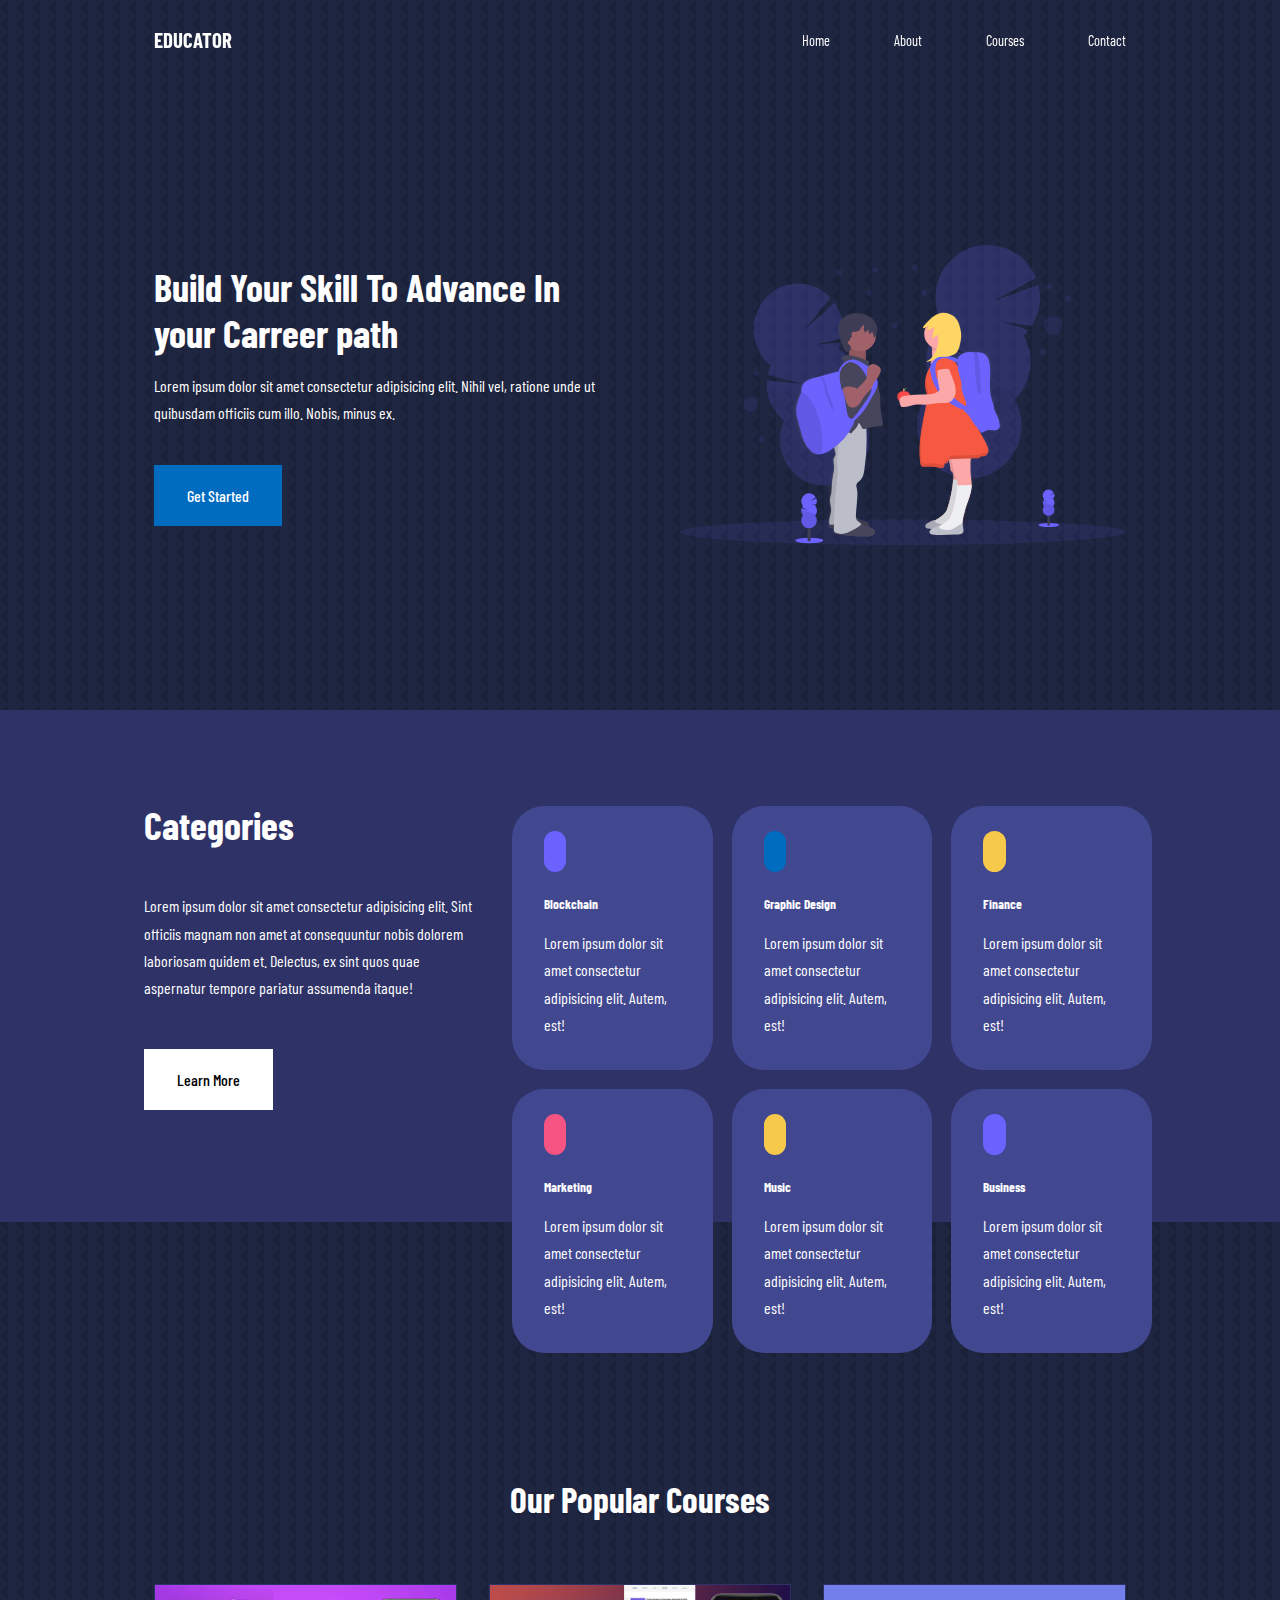
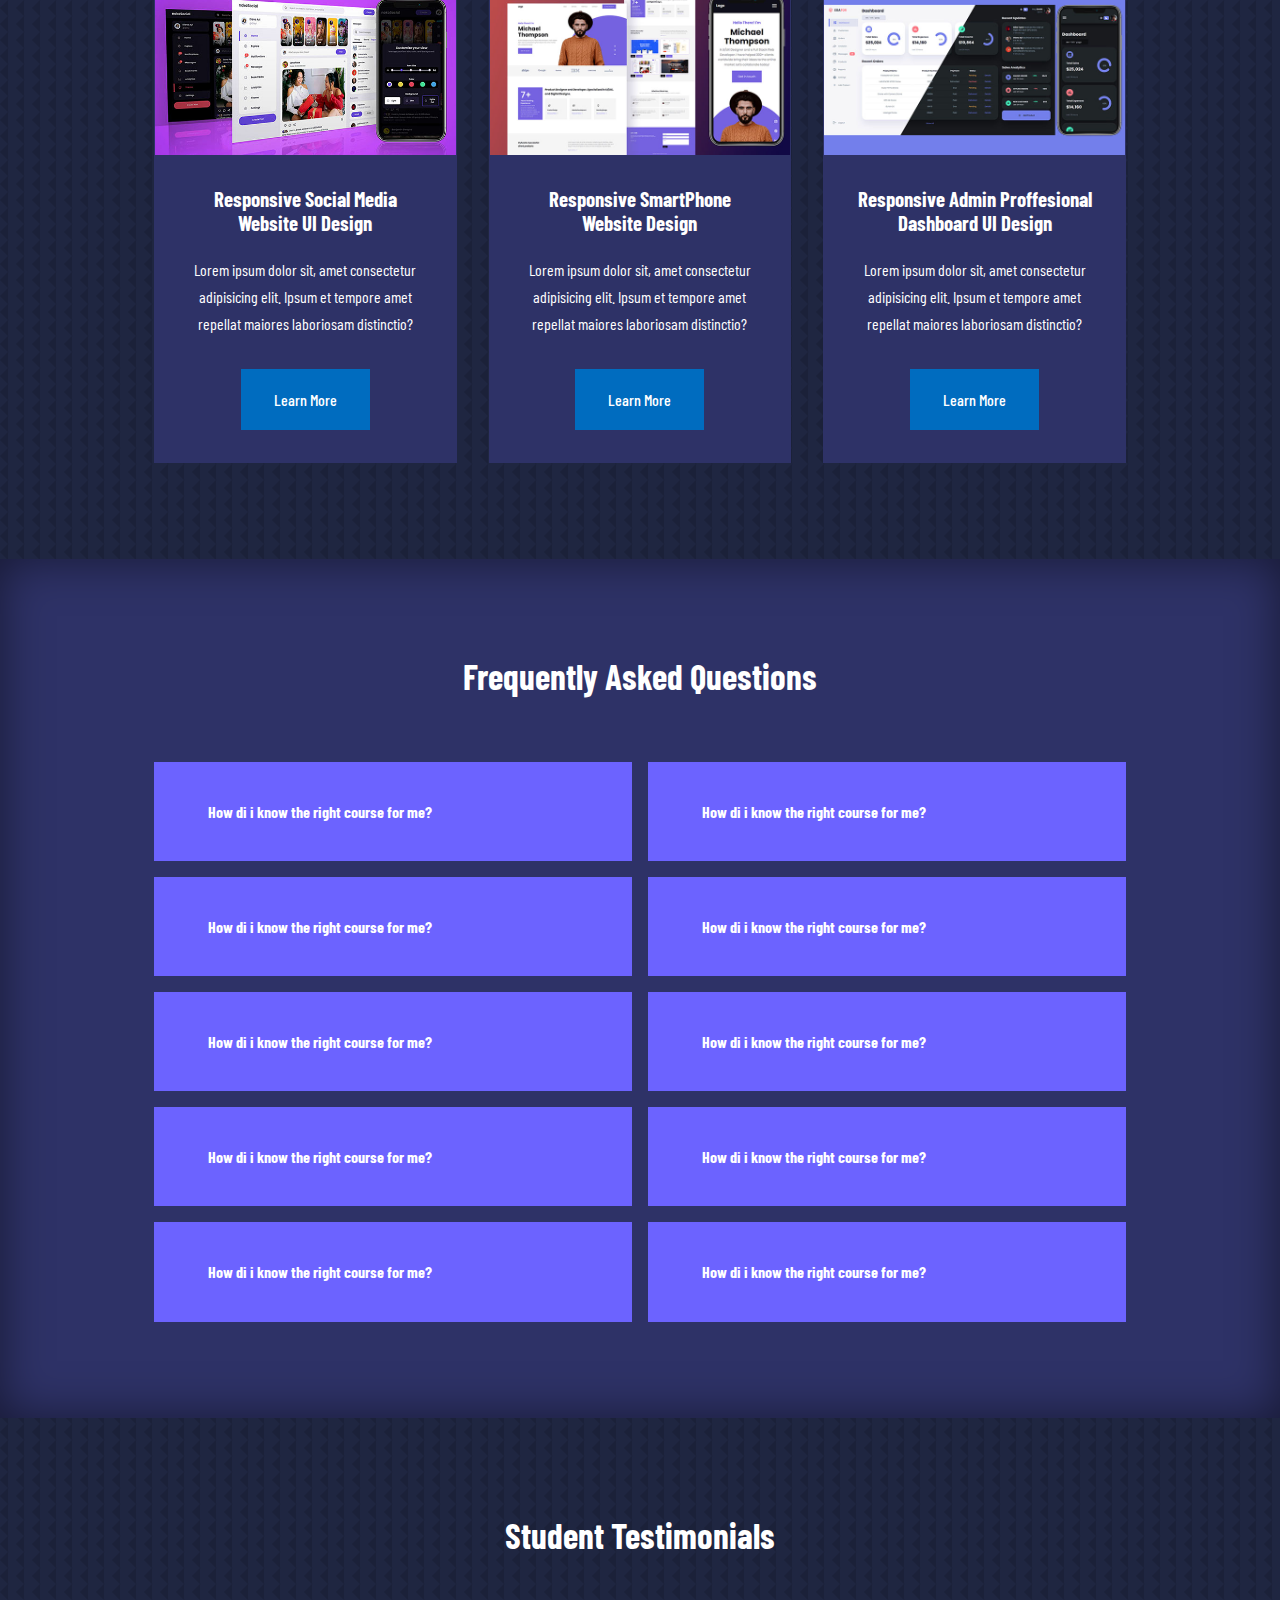
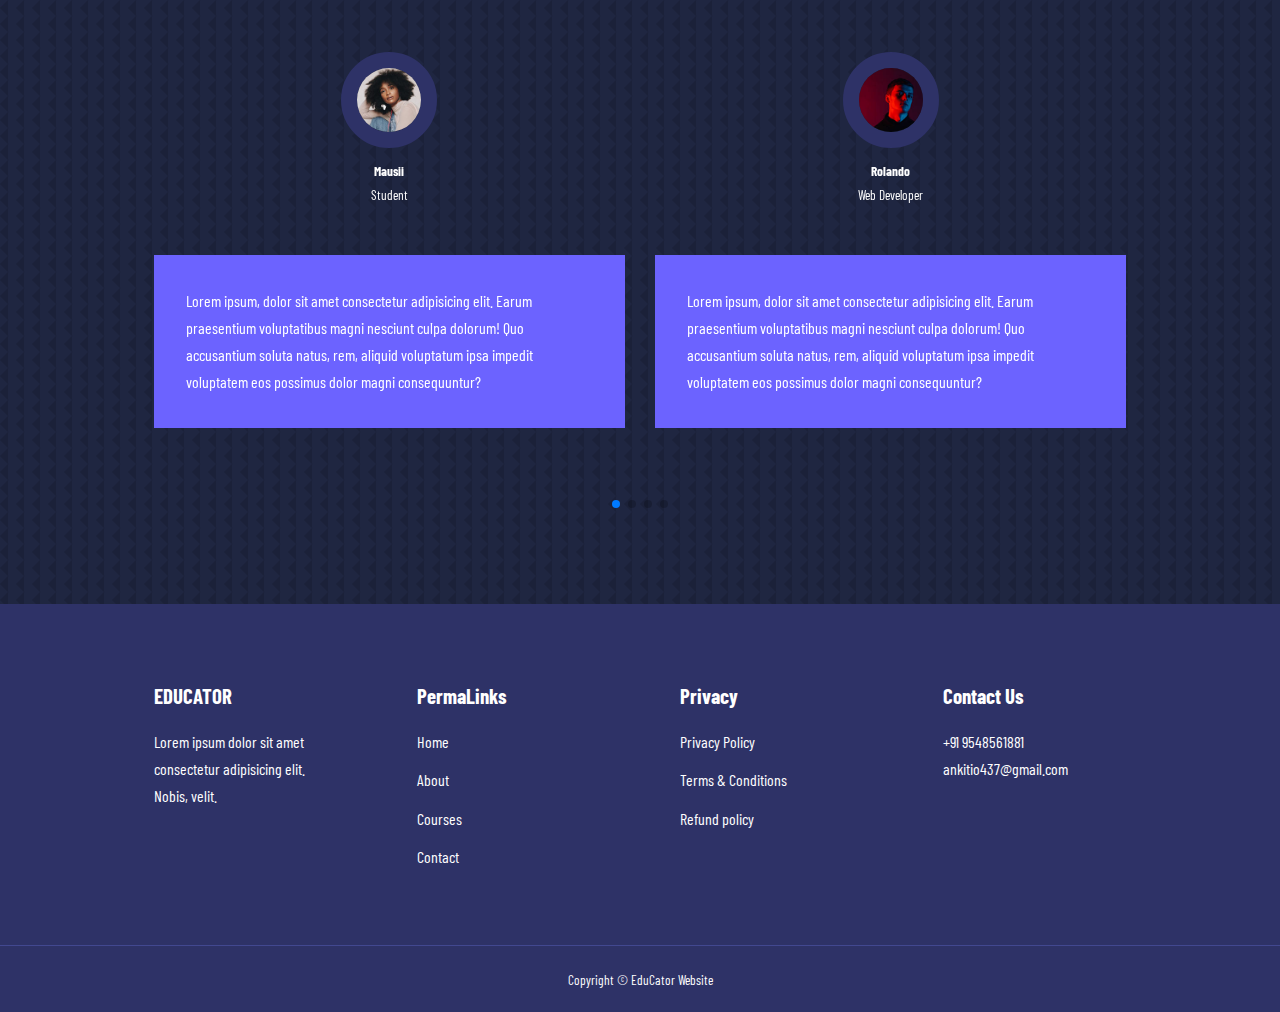
<file: index.html>
<!DOCTYPE html>
<html lang="en">
  <head>
    <meta charset="UTF-8" />
    <meta http-equiv="X-UA-Compatible" content="ie=edge" />
    <meta name="viewport" content="width=device-width, initial-scale=1.0" />
    <link
      rel="apple-touch-icon"
      sizes="180x180"
      href="images/favicon/apple-touch-icon.png"
    />
    <link
      rel="icon"
      type="image/png"
      sizes="32x32"
      href="images/favicon/favicon-32x32.png"
    />
    <link
      rel="icon"
      type="image/png"
      sizes="16x16"
      href="images/favicon/favicon-16x16.png"
    />
    <link rel="manifest" href="images/favicon/site.webmanifest" />
    <link
      rel="mask-icon"
      href="images/favicon/safari-pinned-tab.svg"
      color="#5bbad5"
    />
    <meta name="msapplication-TileColor" content="#da532c" />
    <meta name="theme-color" content="#ffffff" />
    <title>Education Website</title>

    <link
      rel="stylesheet"
      href="https://unicons.iconscout.com/release/v4.0.8/css/line.css"
    />
    <link rel="preconnect" href="https://fonts.googleapis.com" />
    <link rel="preconnect" href="https://fonts.gstatic.com" crossorigin />
    <link
      href="https://fonts.googleapis.com/css2?family=Barlow+Condensed:ital,wght@0,300;0,400;0,600;0,700;0,900;1,500&display=swap"
      rel="stylesheet"
    />
    <link
      rel="stylesheet"
      href="https://cdn.jsdelivr.net/npm/swiper@10/swiper-bundle.min.css"
    />
    <link rel="stylesheet" href="css/style.css" />
    <style>
      body {
        background-image: url("images/bg-texture.png");
      }
    </style>
  </head>
  <body>
    <nav>
      <div class="container nav__container">
        <a href="index.html"><h4>EDUCATOR</h4></a>
        <ul class="nav__menu">
          <li><a href="index.html">Home</a></li>
          <li><a href="about.html">About</a></li>
          <li><a href="courses.html">Courses</a></li>
          <li><a href="contact.html">Contact</a></li>
        </ul>
        <button id="open-menu-btn"><i class="uil uil-bars"></i></button>
        <button id="close-menu-btn"><i class="uil uil-times"></i></button>
      </div>
    </nav>
    <!------------------End of navbar---------------------->

    <header>
      <div class="container header__container">
        <div class="header__left">
          <h1>Build Your Skill To Advance In your Carreer path</h1>
          <p>
            Lorem ipsum dolor sit amet consectetur adipisicing elit. Nihil vel,
            ratione unde ut quibusdam officiis cum illo. Nobis, minus ex.
          </p>
          <a href="courses.html" class="btn btn-primary">Get Started</a>
        </div>
        <div class="header__right">
          <div class="header__right-image">
            <img src="images/header.svg" alt="" />
          </div>
        </div>
      </div>
    </header>

    <!------------------End of Header---------------------->

    <section class="categories">
      <div class="categories__container">
        <div class="categories__left">
          <h1>Categories</h1>
          <p>
            Lorem ipsum dolor sit amet consectetur adipisicing elit. Sint
            officiis magnam non amet at consequuntur nobis dolorem laboriosam
            quidem et. Delectus, ex sint quos quae aspernatur tempore pariatur
            assumenda itaque!
          </p>
          <a href="#" class="btn">Learn More</a>
        </div>
        <div class="categories__right">
          <article class="category">
            <span class="category__icon"><i class="uil uil-bitcoin"></i></span>
            <h5>Blockchain</h5>
            <p>
              Lorem ipsum dolor sit amet consectetur adipisicing elit. Autem,
              est!
            </p>
          </article>

          <article class="category">
            <span class="category__icon"><i class="uil uil-airplay"></i></span>
            <h5>Graphic Design</h5>
            <p>
              Lorem ipsum dolor sit amet consectetur adipisicing elit. Autem,
              est!
            </p>
          </article>

          <article class="category">
            <span class="category__icon"
              ><i class="uil uil-money-bill"></i
            ></span>
            <h5>Finance</h5>
            <p>
              Lorem ipsum dolor sit amet consectetur adipisicing elit. Autem,
              est!
            </p>
          </article>

          <article class="category">
            <span class="category__icon"
              ><i class="uil uil-megaphone"></i
            ></span>
            <h5>Marketing</h5>
            <p>
              Lorem ipsum dolor sit amet consectetur adipisicing elit. Autem,
              est!
            </p>
          </article>

          <article class="category">
            <span class="category__icon"
              ><i class="uil uil-headphones"></i
            ></span>
            <h5>Music</h5>
            <p>
              Lorem ipsum dolor sit amet consectetur adipisicing elit. Autem,
              est!
            </p>
          </article>

          <article class="category">
            <span class="category__icon"
              ><i class="uil uil-puzzle-piece"></i
            ></span>
            <h5>Business</h5>
            <p>
              Lorem ipsum dolor sit amet consectetur adipisicing elit. Autem,
              est!
            </p>
          </article>
        </div>
      </div>
    </section>

    <!------------------End of Categories---------------------->

    <section class="courses">
      <h2>Our Popular Courses</h2>
      <div class="container courses__container">
        <article class="course">
          <div class="course__image">
            <img src="images/course1.jpg" />
          </div>
          <div class="course__info">
            <h4>Responsive Social Media Website UI Design</h4>
            <p>
              Lorem ipsum dolor sit, amet consectetur adipisicing elit. Ipsum et
              tempore amet repellat maiores laboriosam distinctio?
            </p>
            <a href="courses.html" class="btn btn-primary">Learn More</a>
          </div>
        </article>

        <article class="course">
          <div class="course__image">
            <img src="images/course2.jpg" />
          </div>
          <div class="course__info">
            <h4>Responsive SmartPhone Website Design</h4>
            <p>
              Lorem ipsum dolor sit, amet consectetur adipisicing elit. Ipsum et
              tempore amet repellat maiores laboriosam distinctio?
            </p>
            <a href="courses.html" class="btn btn-primary">Learn More</a>
          </div>
        </article>

        <article class="course">
          <div class="course__image">
            <img src="images/course3.jpg" />
          </div>
          <div class="course__info">
            <h4>Responsive Admin Proffesional Dashboard UI Design</h4>
            <p>
              Lorem ipsum dolor sit, amet consectetur adipisicing elit. Ipsum et
              tempore amet repellat maiores laboriosam distinctio?
            </p>
            <a href="courses.html" class="btn btn-primary">Learn More</a>
          </div>
        </article>
      </div>
    </section>
    <!--========================End of Courses ==========================-->

    <section class="faqs">
      <h2>Frequently Asked Questions</h2>
      <div class="container faqs__container">
        <article class="faq">
          <div class="faq__icon"><i class="uil uil-plus"></i></div>
          <div class="question__answer">
            <h4>How di i know the right course for me?</h4>
            <p>
              Lorem ipsum dolor sit, amet consectetur adipisicing elit. Ducimus
              animi quas, distinctio nihil eum provident commodi et quis
              eligendi excepturi quibusdam, illo eius iure harum aut explicabo
              eaque! Recusandae, sequi!
            </p>
          </div>
        </article>

        <article class="faq">
          <div class="faq__icon"><i class="uil uil-plus"></i></div>
          <div class="question__answer">
            <h4>How di i know the right course for me?</h4>
            <p>
              Lorem ipsum dolor sit, amet consectetur adipisicing elit. Ducimus
              animi quas, distinctio nihil eum provident commodi et quis
              eligendi excepturi quibusdam, illo eius iure harum aut explicabo
              eaque! Recusandae, sequi!
            </p>
          </div>
        </article>

        <article class="faq">
          <div class="faq__icon"><i class="uil uil-plus"></i></div>
          <div class="question__answer">
            <h4>How di i know the right course for me?</h4>
            <p>
              Lorem ipsum dolor sit, amet consectetur adipisicing elit. Ducimus
              animi quas, distinctio nihil eum provident commodi et quis
              eligendi excepturi quibusdam, illo eius iure harum aut explicabo
              eaque! Recusandae, sequi!
            </p>
          </div>
        </article>

        <article class="faq">
          <div class="faq__icon"><i class="uil uil-plus"></i></div>
          <div class="question__answer">
            <h4>How di i know the right course for me?</h4>
            <p>
              Lorem ipsum dolor sit, amet consectetur adipisicing elit. Ducimus
              animi quas, distinctio nihil eum provident commodi et quis
              eligendi excepturi quibusdam, illo eius iure harum aut explicabo
              eaque! Recusandae, sequi!
            </p>
          </div>
        </article>

        <article class="faq">
          <div class="faq__icon"><i class="uil uil-plus"></i></div>
          <div class="question__answer">
            <h4>How di i know the right course for me?</h4>
            <p>
              Lorem ipsum dolor sit, amet consectetur adipisicing elit. Ducimus
              animi quas, distinctio nihil eum provident commodi et quis
              eligendi excepturi quibusdam, illo eius iure harum aut explicabo
              eaque! Recusandae, sequi!
            </p>
          </div>
        </article>

        <article class="faq">
          <div class="faq__icon"><i class="uil uil-plus"></i></div>
          <div class="question__answer">
            <h4>How di i know the right course for me?</h4>
            <p>
              Lorem ipsum dolor sit, amet consectetur adipisicing elit. Ducimus
              animi quas, distinctio nihil eum provident commodi et quis
              eligendi excepturi quibusdam, illo eius iure harum aut explicabo
              eaque! Recusandae, sequi!
            </p>
          </div>
        </article>

        <article class="faq">
          <div class="faq__icon"><i class="uil uil-plus"></i></div>
          <div class="question__answer">
            <h4>How di i know the right course for me?</h4>
            <p>
              Lorem ipsum dolor sit, amet consectetur adipisicing elit. Ducimus
              animi quas, distinctio nihil eum provident commodi et quis
              eligendi excepturi quibusdam, illo eius iure harum aut explicabo
              eaque! Recusandae, sequi!
            </p>
          </div>
        </article>

        <article class="faq">
          <div class="faq__icon"><i class="uil uil-plus"></i></div>
          <div class="question__answer">
            <h4>How di i know the right course for me?</h4>
            <p>
              Lorem ipsum dolor sit, amet consectetur adipisicing elit. Ducimus
              animi quas, distinctio nihil eum provident commodi et quis
              eligendi excepturi quibusdam, illo eius iure harum aut explicabo
              eaque! Recusandae, sequi!
            </p>
          </div>
        </article>

        <article class="faq">
          <div class="faq__icon"><i class="uil uil-plus"></i></div>
          <div class="question__answer">
            <h4>How di i know the right course for me?</h4>
            <p>
              Lorem ipsum dolor sit, amet consectetur adipisicing elit. Ducimus
              animi quas, distinctio nihil eum provident commodi et quis
              eligendi excepturi quibusdam, illo eius iure harum aut explicabo
              eaque! Recusandae, sequi!
            </p>
          </div>
        </article>

        <article class="faq">
          <div class="faq__icon"><i class="uil uil-plus"></i></div>
          <div class="question__answer">
            <h4>How di i know the right course for me?</h4>
            <p>
              Lorem ipsum dolor sit, amet consectetur adipisicing elit. Ducimus
              animi quas, distinctio nihil eum provident commodi et quis
              eligendi excepturi quibusdam, illo eius iure harum aut explicabo
              eaque! Recusandae, sequi!
            </p>
          </div>
        </article>
      </div>
    </section>

    <!--========================End of FAQ ==========================-->

    <section class="container testimonials__container mySwiper">
      <h2>Student Testimonials</h2>
      <div class="swiper-wrapper">
        <article class="testimonial swiper-slide">
          <div class="avatar">
            <img src="images/avatar1.jpg" />
          </div>
          <div class="testimonial__info">
            <h5>Mausii</h5>
            <small>Student</small>
          </div>
          <div class="testimonial__body">
            <p>
              Lorem ipsum, dolor sit amet consectetur adipisicing elit. Earum
              praesentium voluptatibus magni nesciunt culpa dolorum! Quo
              accusantium soluta natus, rem, aliquid voluptatum ipsa impedit
              voluptatem eos possimus dolor magni consequuntur?
            </p>
          </div>
        </article>

        <article class="testimonial swiper-slide">
          <div class="avatar">
            <img src="images/avatar2.jpg" />
          </div>
          <div class="testimonial__info">
            <h5>Rolando</h5>
            <small>Web Developer</small>
          </div>
          <div class="testimonial__body">
            <p>
              Lorem ipsum, dolor sit amet consectetur adipisicing elit. Earum
              praesentium voluptatibus magni nesciunt culpa dolorum! Quo
              accusantium soluta natus, rem, aliquid voluptatum ipsa impedit
              voluptatem eos possimus dolor magni consequuntur?
            </p>
          </div>
        </article>

        <article class="testimonial swiper-slide">
          <div class="avatar">
            <img src="images/avatar3.jpg" />
          </div>
          <div class="testimonial__info">
            <h5>Black Nigga</h5>
            <small>Student</small>
          </div>
          <div class="testimonial__body">
            <p>
              Lorem ipsum, dolor sit amet consectetur adipisicing elit. Earum
              praesentium voluptatibus magni nesciunt culpa dolorum! Quo
              accusantium soluta natus, rem, aliquid voluptatum ipsa impedit
              voluptatem eos possimus dolor magni consequuntur?
            </p>
          </div>
        </article>

        <article class="testimonial swiper-slide">
          <div class="avatar">
            <img src="images/avatar4.jpg" />
          </div>
          <div class="testimonial__info">
            <h5>Sushmita Sen</h5>
            <small>Application Developer</small>
          </div>
          <div class="testimonial__body">
            <p>
              Lorem ipsum, dolor sit amet consectetur adipisicing elit. Earum
              praesentium voluptatibus magni nesciunt culpa dolorum! Quo
              accusantium soluta natus, rem, aliquid voluptatum ipsa impedit
              voluptatem eos possimus dolor magni consequuntur?
            </p>
          </div>
        </article>

        <article class="testimonial swiper-slide">
          <div class="avatar">
            <img src="images/avatar5.jpg" />
          </div>
          <div class="testimonial__info">
            <h5>Leo Doorei</h5>
            <small>Developer</small>
          </div>
          <div class="testimonial__body">
            <p>
              Lorem ipsum, dolor sit amet consectetur adipisicing elit. Earum
              praesentium voluptatibus magni nesciunt culpa dolorum! Quo
              accusantium soluta natus, rem, aliquid voluptatum ipsa impedit
              voluptatem eos possimus dolor magni consequuntur?
            </p>
          </div>
        </article>
      </div>
      <div class="swiper-pagination"></div>
    </section>

    <!--========================End of Testimonials ==========================-->

    <footer class="footer">
      <div class="container footer__container">
        <div class="footer__1">
          <a href="index.html" class="footer__logo"><h4>EDUCATOR</h4></a>
          <p>
            Lorem ipsum dolor sit amet consectetur adipisicing elit. Nobis,
            velit.
          </p>
        </div>

        <div class="footer__2">
          <h4>PermaLinks</h4>
          <ul class="permalinks">
            <li><a href="index.html">Home</a></li>
            <li><a href="about.html">About</a></li>
            <li><a href="courses.html">Courses</a></li>
            <li><a href="contact.html">Contact</a></li>
          </ul>
        </div>

        <div class="footer__3">
          <h4>Privacy</h4>
          <ul class="privacy">
            <li><a href="#">Privacy Policy</a></li>
            <li><a href="#">Terms & Conditions</a></li>
            <li><a href="#">Refund policy</a></li>
          </ul>
        </div>

        <div class="footer__4">
          <h4>Contact Us</h4>
          <div>
            <p>+91 9548561881</p>
            <p>ankitio437@gmail.com</p>
          </div>

          <ul class="footer__socials">
            <li>
              <a href="#"><i class="uil uil-facebook"></i></a>
            </li>
            <li>
              <a href="#"><i class="uil uil-instagram"></i></a>
            </li>
            <li>
              <a href="#"><i class="uil uil-twitter"></i></a>
            </li>
            <li>
              <a href="#"><i class="uil uil-linkedin"></i></a>
            </li>
          </ul>
        </div>
      </div>
      <div class="footer__copyright">
        <small>Copyright &copy; EduCator Website</small>
      </div>
    </footer>
    <!--========================End of Footer ==========================-->

    <script src="https://cdn.jsdelivr.net/npm/swiper@10/swiper-bundle.min.js"></script>
    <script src="main.js"></script>
    <script>
      var swiper = new Swiper(".mySwiper", {
        slidesPerView: 1,
        spaceBetween: 30,
        pagination: {
          el: ".swiper-pagination",
          clickable: true,
        },
        //when width is 600pX
        breakpoints: {
          600: {
            slidesPerView: 2,
          },
        },
      });
    </script>
  </body>
</html>
</file>
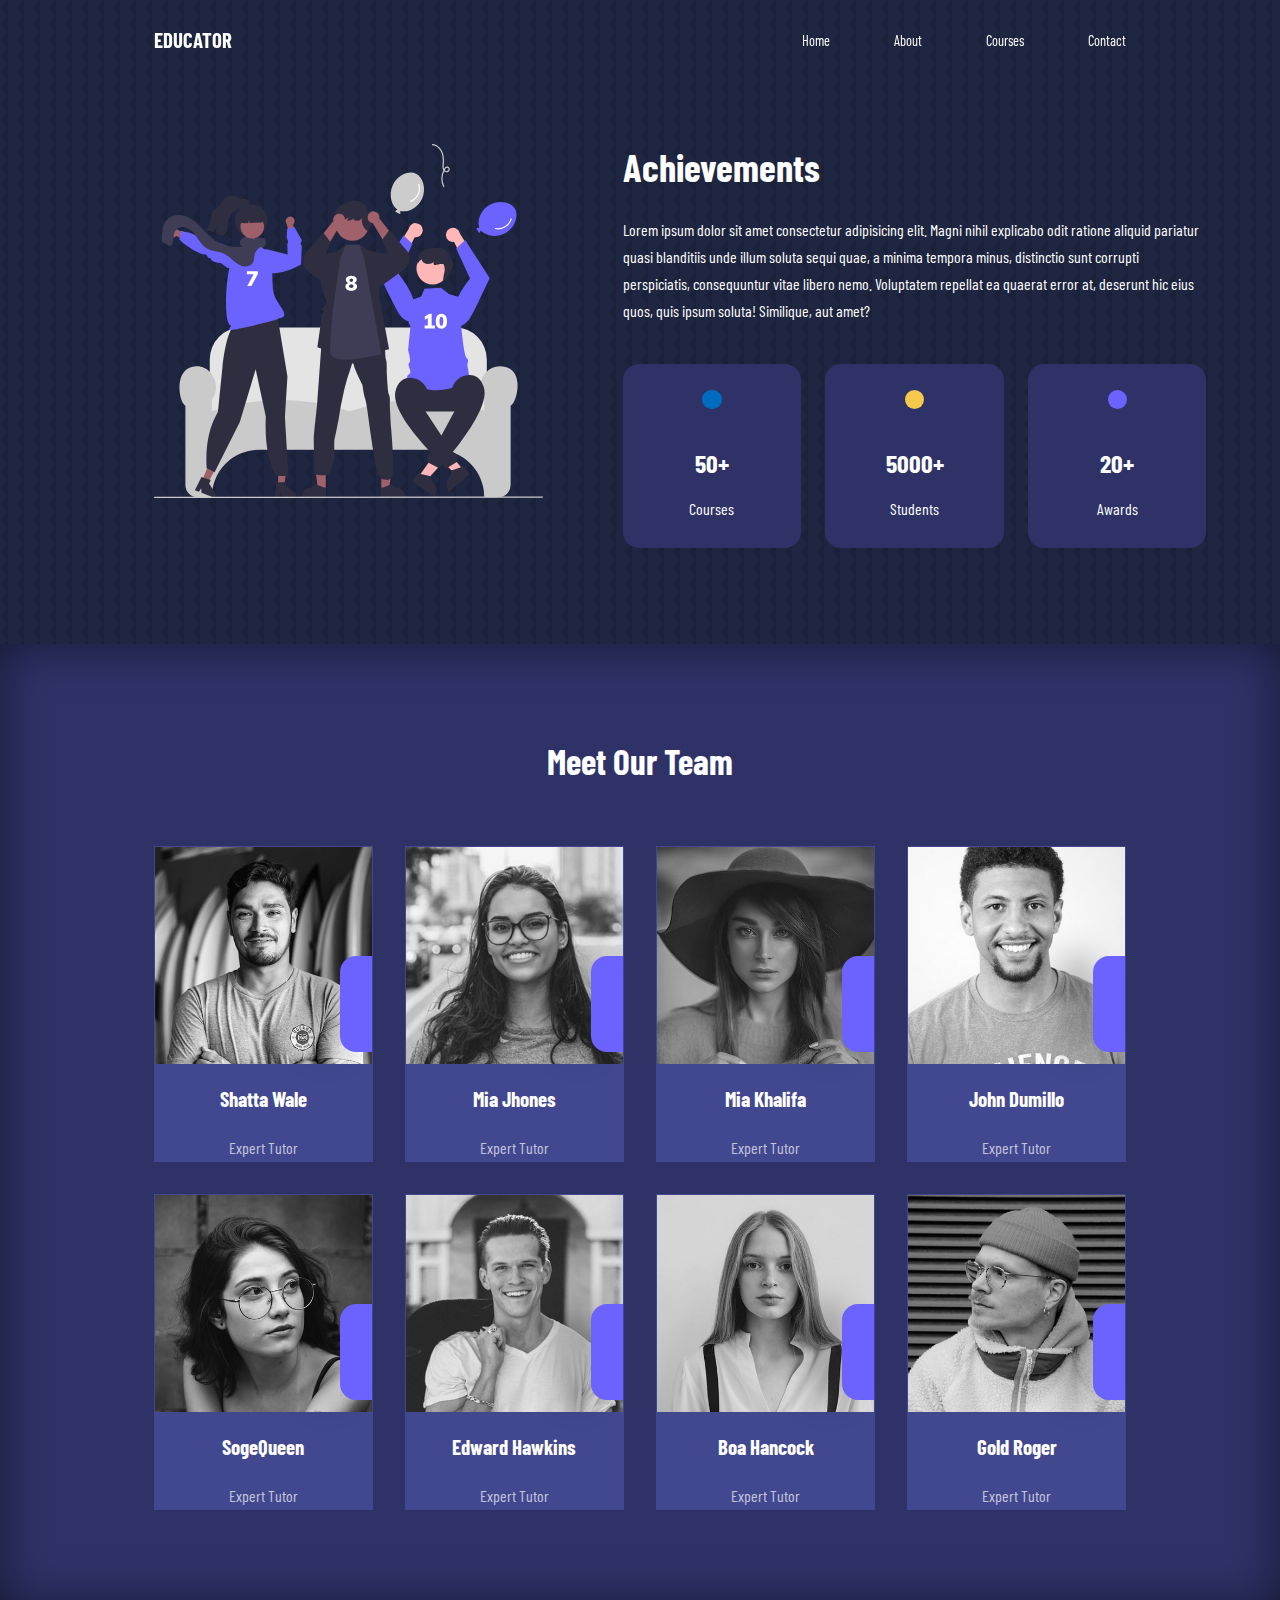
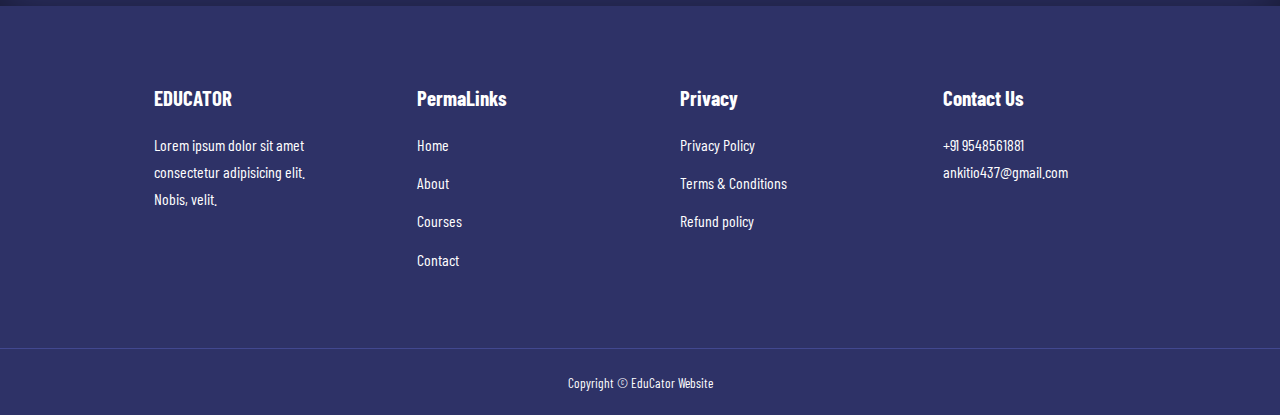
<file: about.html>
<!DOCTYPE html>
<html lang="en">
  <head>
    <meta charset="UTF-8" />
    <meta http-equiv="X-UA-Compatible" content="ie=edge" />
    <meta name="viewport" content="width=device-width, initial-scale=1.0" />
    <link
      rel="apple-touch-icon"
      sizes="180x180"
      href="images/favicon/apple-touch-icon.png"
    />
    <link
      rel="icon"
      type="image/png"
      sizes="32x32"
      href="images/favicon/favicon-32x32.png"
    />
    <link
      rel="icon"
      type="image/png"
      sizes="16x16"
      href="images/favicon/favicon-16x16.png"
    />
    <link rel="manifest" href="images/favicon/site.webmanifest" />
    <link
      rel="mask-icon"
      href="images/favicon/safari-pinned-tab.svg"
      color="#5bbad5"
    />
    <meta name="msapplication-TileColor" content="#da532c" />
    <meta name="theme-color" content="#ffffff" />
    <title>Education Website</title>

    <link
      rel="stylesheet"
      href="https://unicons.iconscout.com/release/v4.0.8/css/line.css"
    />
    <link rel="preconnect" href="https://fonts.googleapis.com" />
    <link rel="preconnect" href="https://fonts.gstatic.com" crossorigin />
    <link
      href="https://fonts.googleapis.com/css2?family=Barlow+Condensed:ital,wght@0,300;0,400;0,600;0,700;0,900;1,500&display=swap"
      rel="stylesheet"
    />
    <link rel="stylesheet" href="css/style.css" />
    <link rel="stylesheet" href="css/about.css" />
    <style>
      body {
        background-image: url("images/bg-texture.png");
      }
    </style>
  </head>
  <body>
    <nav>
      <div class="container nav__container">
        <a href="index.html"><h4>EDUCATOR</h4></a>
        <ul class="nav__menu">
          <li><a href="index.html">Home</a></li>
          <li><a href="about.html">About</a></li>
          <li><a href="courses.html">Courses</a></li>
          <li><a href="contact.html">Contact</a></li>
        </ul>
        <button id="open-menu-btn"><i class="uil uil-bars"></i></button>
        <button id="close-menu-btn"><i class="uil uil-times"></i></button>
      </div>
    </nav>
    <!------------------End of navbar---------------------->

    <section class="about__achievements">
      <div class="container about__achievements-container">
        <div class="about__achievements-left">
          <img src="images/about achievements.svg" alt="" />
        </div>
        <div class="about__achievements__right">
          <h1>Achievements</h1>
          <p>
            Lorem ipsum dolor sit amet consectetur adipisicing elit. Magni nihil
            explicabo odit ratione aliquid pariatur quasi blanditiis unde illum
            soluta sequi quae, a minima tempora minus, distinctio sunt corrupti
            perspiciatis, consequuntur vitae libero nemo. Voluptatem repellat ea
            quaerat error at, deserunt hic eius quos, quis ipsum soluta!
            Similique, aut amet?
          </p>
          <div class="achievements__cards">
            <article class="achievement__card">
              <span class="achievement__icon">
                <i class="uil uil-video"></i>
              </span>
              <h3>50+</h3>
              <p>Courses</p>
            </article>

            <article class="achievement__card">
              <span class="achievement__icon">
                <i class="uil uil-users-alt"></i>
              </span>
              <h3>5000+</h3>
              <p>Students</p>
            </article>

            <article class="achievement__card">
              <span class="achievement__icon">
                <i class="uil uil-trophy"></i>
              </span>
              <h3>20+</h3>
              <p>Awards</p>
            </article>
          </div>
        </div>
      </div>
    </section>
    <!------------------End of Achievements---------------------->

    <section class="team">
      <h2>Meet Our Team</h2>
      <div class="container team__container">
        <article class="team__member">
          <div class="team__member-image">
            <img src="images/tm1.jpg" alt="" />
          </div>
          <div class="team__member-info">
            <h4>Shatta Wale</h4>
            <p>Expert Tutor</p>
          </div>
          <div class="team__member-socials">
            <a href="https://instagram.com" target="_blank"
              ><i class="uil uil-instagram-alt"></i
            ></a>
            <a href="https://twitter.com" target="_blank"
              ><i class="uil uil-twitter"></i
            ></a>
            <a href="https://linkedin.com" target="_blank"
              ><i class="uil uil-linkedin"></i
            ></a>
          </div>
        </article>

        <article class="team__member">
          <div class="team__member-image">
            <img src="images/tm2.jpg" alt="" />
          </div>
          <div class="team__member-info">
            <h4>Mia Jhones</h4>
            <p>Expert Tutor</p>
          </div>
          <div class="team__member-socials">
            <a href="https://instagram.com" target="_blank"
              ><i class="uil uil-instagram-alt"></i
            ></a>
            <a href="https://twitter.com" target="_blank"
              ><i class="uil uil-twitter"></i
            ></a>
            <a href="https://linkedin.com" target="_blank"
              ><i class="uil uil-linkedin"></i
            ></a>
          </div>
        </article>

        <article class="team__member">
          <div class="team__member-image">
            <img src="images/tm3.jpg" alt="" />
          </div>
          <div class="team__member-info">
            <h4>Mia Khalifa</h4>
            <p>Expert Tutor</p>
          </div>
          <div class="team__member-socials">
            <a href="https://instagram.com" target="_blank"
              ><i class="uil uil-instagram-alt"></i
            ></a>
            <a href="https://twitter.com" target="_blank"
              ><i class="uil uil-twitter"></i
            ></a>
            <a href="https://linkedin.com" target="_blank"
              ><i class="uil uil-linkedin"></i
            ></a>
          </div>
        </article>

        <article class="team__member">
          <div class="team__member-image">
            <img src="images/tm4.jpg" alt="" />
          </div>
          <div class="team__member-info">
            <h4>John Dumillo</h4>
            <p>Expert Tutor</p>
          </div>
          <div class="team__member-socials">
            <a href="https://instagram.com" target="_blank"
              ><i class="uil uil-instagram-alt"></i
            ></a>
            <a href="https://twitter.com" target="_blank"
              ><i class="uil uil-twitter"></i
            ></a>
            <a href="https://linkedin.com" target="_blank"
              ><i class="uil uil-linkedin"></i
            ></a>
          </div>
        </article>

        <article class="team__member">
          <div class="team__member-image">
            <img src="images/tm5.jpg" alt="" />
          </div>
          <div class="team__member-info">
            <h4>SogeQueen</h4>
            <p>Expert Tutor</p>
          </div>
          <div class="team__member-socials">
            <a href="https://instagram.com" target="_blank"
              ><i class="uil uil-instagram-alt"></i
            ></a>
            <a href="https://twitter.com" target="_blank"
              ><i class="uil uil-twitter"></i
            ></a>
            <a href="https://linkedin.com" target="_blank"
              ><i class="uil uil-linkedin"></i
            ></a>
          </div>
        </article>

        <article class="team__member">
          <div class="team__member-image">
            <img src="images/tm6.jpg" alt="" />
          </div>
          <div class="team__member-info">
            <h4>Edward Hawkins</h4>
            <p>Expert Tutor</p>
          </div>
          <div class="team__member-socials">
            <a href="https://instagram.com" target="_blank"
              ><i class="uil uil-instagram-alt"></i
            ></a>
            <a href="https://twitter.com" target="_blank"
              ><i class="uil uil-twitter"></i
            ></a>
            <a href="https://linkedin.com" target="_blank"
              ><i class="uil uil-linkedin"></i
            ></a>
          </div>
        </article>

        <article class="team__member">
          <div class="team__member-image">
            <img src="images/tm7.jpg" alt="" />
          </div>
          <div class="team__member-info">
            <h4>Boa Hancock</h4>
            <p>Expert Tutor</p>
          </div>
          <div class="team__member-socials">
            <a href="https://instagram.com" target="_blank"
              ><i class="uil uil-instagram-alt"></i
            ></a>
            <a href="https://twitter.com" target="_blank"
              ><i class="uil uil-twitter"></i
            ></a>
            <a href="https://linkedin.com" target="_blank"
              ><i class="uil uil-linkedin"></i
            ></a>
          </div>
        </article>

        <article class="team__member">
          <div class="team__member-image">
            <img src="images/tm8.jpg" alt="" />
          </div>
          <div class="team__member-info">
            <h4>Gold Roger</h4>
            <p>Expert Tutor</p>
          </div>
          <div class="team__member-socials">
            <a href="https://instagram.com" target="_blank"
              ><i class="uil uil-instagram-alt"></i
            ></a>
            <a href="https://twitter.com" target="_blank"
              ><i class="uil uil-twitter"></i
            ></a>
            <a href="https://linkedin.com" target="_blank"
              ><i class="uil uil-linkedin"></i
            ></a>
          </div>
        </article>
      </div>
    </section>

    <!------------------End of Intro Of Team Members---------------------->

    <footer class="footer">
      <div class="container footer__container">
        <div class="footer__1">
          <a href="index.html" class="footer__logo"><h4>EDUCATOR</h4></a>
          <p>
            Lorem ipsum dolor sit amet consectetur adipisicing elit. Nobis,
            velit.
          </p>
        </div>

        <div class="footer__2">
          <h4>PermaLinks</h4>
          <ul class="permalinks">
            <li><a href="index.html">Home</a></li>
            <li><a href="about.html">About</a></li>
            <li><a href="courses.html">Courses</a></li>
            <li><a href="contact.html">Contact</a></li>
          </ul>
        </div>

        <div class="footer__3">
          <h4>Privacy</h4>
          <ul class="privacy">
            <li><a href="#">Privacy Policy</a></li>
            <li><a href="#">Terms & Conditions</a></li>
            <li><a href="#">Refund policy</a></li>
          </ul>
        </div>

        <div class="footer__4">
          <h4>Contact Us</h4>
          <div>
            <p>+91 9548561881</p>
            <p>ankitio437@gmail.com</p>
          </div>

          <ul class="footer__socials">
            <li>
              <a href="#"><i class="uil uil-facebook"></i></a>
            </li>
            <li>
              <a href="#"><i class="uil uil-instagram"></i></a>
            </li>
            <li>
              <a href="#"><i class="uil uil-twitter"></i></a>
            </li>
            <li>
              <a href="#"><i class="uil uil-linkedin"></i></a>
            </li>
          </ul>
        </div>
      </div>
      <div class="footer__copyright">
        <small>Copyright &copy; EduCator Website</small>
      </div>
    </footer>
    <!--========================End of TFooter ==========================-->
    <script src="main.js"></script>
  </body>
</html>
</file>
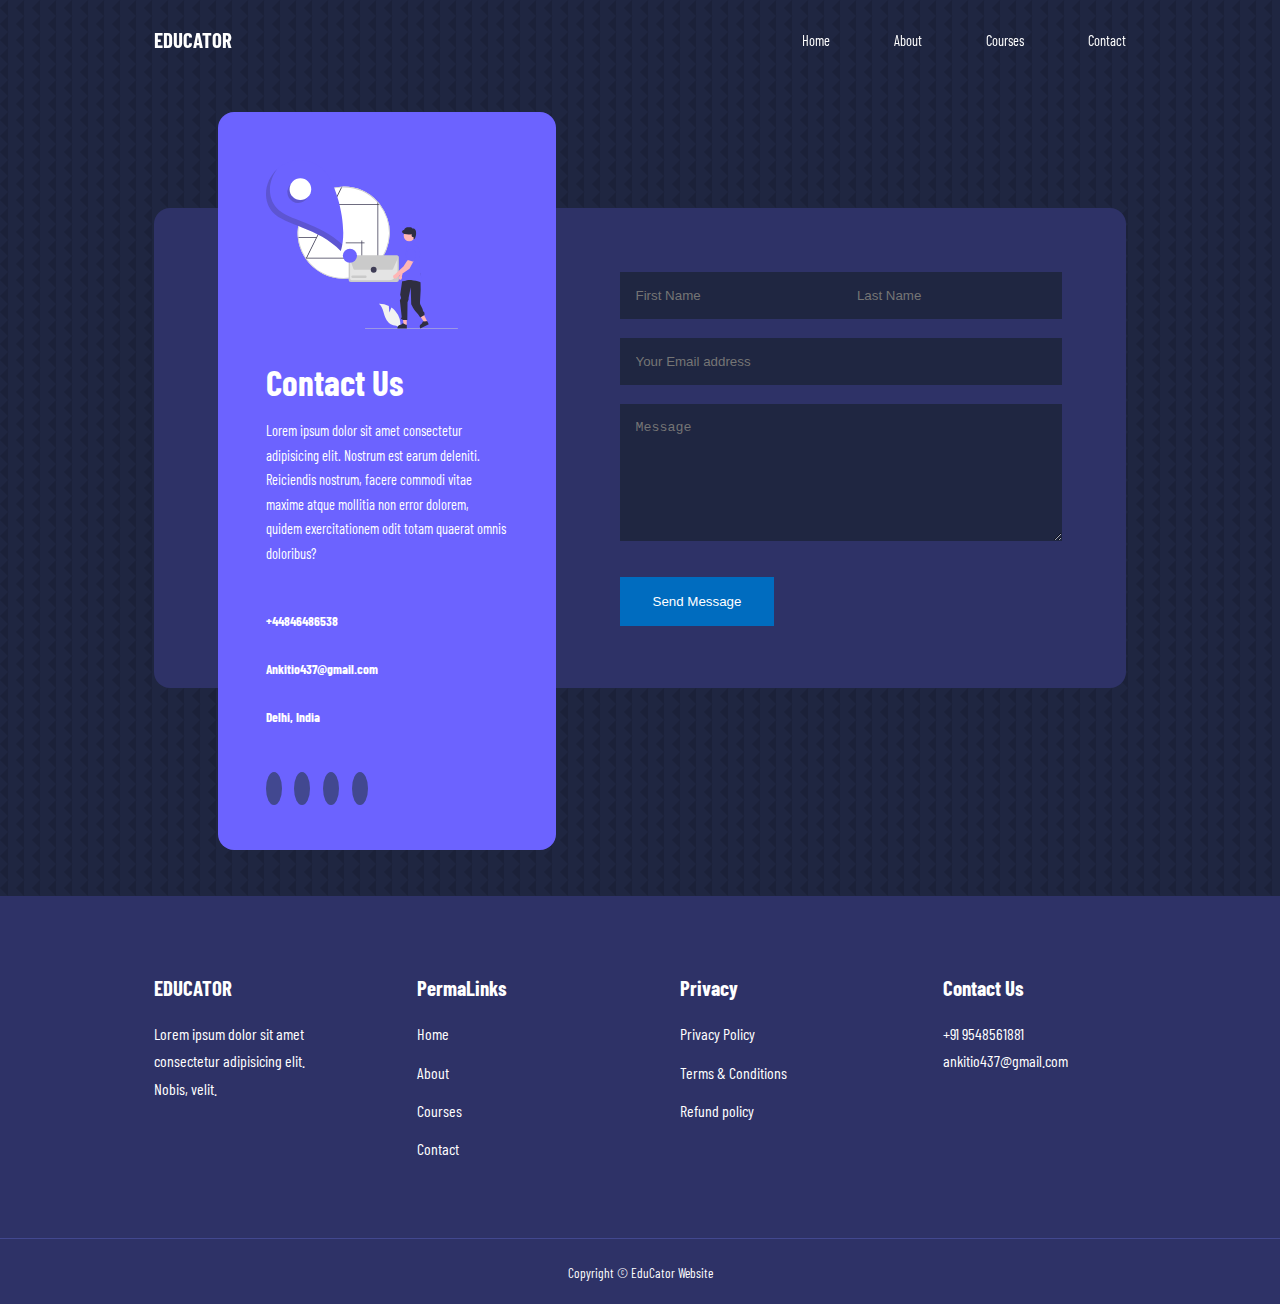
<file: contact.html>
<!DOCTYPE html>
<html lang="en">
  <head>
    <meta charset="UTF-8" />
    <meta http-equiv="X-UA-Compatible" content="ie=edge" />
    <meta name="viewport" content="width=device-width, initial-scale=1.0" />
    <link
      rel="apple-touch-icon"
      sizes="180x180"
      href="images/favicon/apple-touch-icon.png"
    />
    <link
      rel="icon"
      type="image/png"
      sizes="32x32"
      href="images/favicon/favicon-32x32.png"
    />
    <link
      rel="icon"
      type="image/png"
      sizes="16x16"
      href="images/favicon/favicon-16x16.png"
    />
    <link rel="manifest" href="images/favicon/site.webmanifest" />
    <link
      rel="mask-icon"
      href="images/favicon/safari-pinned-tab.svg"
      color="#5bbad5"
    />
    <meta name="msapplication-TileColor" content="#da532c" />
    <meta name="theme-color" content="#ffffff" />
    <title>Education Website</title>

    <link
      rel="stylesheet"
      href="https://unicons.iconscout.com/release/v4.0.8/css/line.css"
    />
    <link rel="preconnect" href="https://fonts.googleapis.com" />
    <link rel="preconnect" href="https://fonts.gstatic.com" crossorigin />
    <link
      href="https://fonts.googleapis.com/css2?family=Barlow+Condensed:ital,wght@0,300;0,400;0,600;0,700;0,900;1,500&display=swap"
      rel="stylesheet"
    />
    <link rel="stylesheet" href="css/style.css" />
    <link rel="stylesheet" href="css/contact.css" />
    <style>
      body {
        background-image: url("images/bg-texture.png");
      }
    </style>
  </head>
  <body>
    <nav>
      <div class="container nav__container">
        <a href="index.html"><h4>EDUCATOR</h4></a>
        <ul class="nav__menu">
          <li><a href="index.html">Home</a></li>
          <li><a href="about.html">About</a></li>
          <li><a href="courses.html">Courses</a></li>
          <li><a href="contact.html">Contact</a></li>
        </ul>
        <button id="open-menu-btn"><i class="uil uil-bars"></i></button>
        <button id="close-menu-btn"><i class="uil uil-times"></i></button>
      </div>
    </nav>
    <!------------------End of navbar---------------------->

    <section class="contact">
      <div class="container contact__container">
        <aside class="contact__aside">
          <div class="aside__image">
            <img src="images/contact.svg" alt="" />
          </div>
          <h2>Contact Us</h2>
          <p>
            Lorem ipsum dolor sit amet consectetur adipisicing elit. Nostrum est
            earum deleniti. Reiciendis nostrum, facere commodi vitae maxime
            atque mollitia non error dolorem, quidem exercitationem odit totam
            quaerat omnis doloribus?
          </p>
          <ul class="contact__details">
            <li>
              <i class="uil uil-phone-alt"></i>
              <h5>+44846486538</h5>
            </li>
            <li>
              <i class="uil uil-envelope-add"></i>
              <h5>Ankitio437@gmail.com</h5>
            </li>
            <li>
              <i class="uil uil-location-point"></i>
              <h5>Delhi, India</h5>
            </li>
          </ul>
          <ul class="contact__socials">
            <li>
              <a href="https://facebook.com"
                ><i class="uil uil-facebook"></i
              ></a>
            </li>
            <li>
              <a href="https://instagram.com"
                ><i class="uil uil-instagram"></i
              ></a>
            </li>
            <li>
              <a href="https://twitter.com"><i class="uil uil-twitter"></i></a>
            </li>
            <li>
              <a href="https://linkedin.com"
                ><i class="uil uil-linkedin"></i
              ></a>
            </li>
          </ul>
        </aside>

        <form
          action="https://formspree.io/f/mzblgqjw"
          method="POST"
          class="contact__form"
        >
          <div class="form__name">
            <input
              type="text"
              name="First name"
              placeholder="First Name"
              required
            />
            <input
              type="text"
              name="Last name"
              placeholder="Last Name"
              required
            />
          </div>
          <input
            type="email"
            name="Email Address"
            placeholder="Your Email address"
            required
          />
          <textarea
            name="message"
            rows="7"
            placeholder="Message"
            required
          ></textarea>
          <button type="submit" class="btn btn-primary">Send Message</button>
        </form>
      </div>
    </section>

    <!------------------End of Contacts---------------------->

    <footer class="footer">
      <div class="container footer__container">
        <div class="footer__1">
          <a href="index.html" class="footer__logo"><h4>EDUCATOR</h4></a>
          <p>
            Lorem ipsum dolor sit amet consectetur adipisicing elit. Nobis,
            velit.
          </p>
        </div>

        <div class="footer__2">
          <h4>PermaLinks</h4>
          <ul class="permalinks">
            <li><a href="index.html">Home</a></li>
            <li><a href="about.html">About</a></li>
            <li><a href="courses.html">Courses</a></li>
            <li><a href="contact.html">Contact</a></li>
          </ul>
        </div>

        <div class="footer__3">
          <h4>Privacy</h4>
          <ul class="privacy">
            <li><a href="#">Privacy Policy</a></li>
            <li><a href="#">Terms & Conditions</a></li>
            <li><a href="#">Refund policy</a></li>
          </ul>
        </div>

        <div class="footer__4">
          <h4>Contact Us</h4>
          <div>
            <p>+91 9548561881</p>
            <p>ankitio437@gmail.com</p>
          </div>

          <ul class="footer__socials">
            <li>
              <a href="#"><i class="uil uil-facebook"></i></a>
            </li>
            <li>
              <a href="#"><i class="uil uil-instagram"></i></a>
            </li>
            <li>
              <a href="#"><i class="uil uil-twitter"></i></a>
            </li>
            <li>
              <a href="#"><i class="uil uil-linkedin"></i></a>
            </li>
          </ul>
        </div>
      </div>
      <div class="footer__copyright">
        <small>Copyright &copy; EduCator Website</small>
      </div>
    </footer>
    <!--========================End of Footer ==========================-->

    <script src="main.js"></script>
  </body>
</html>
</file>
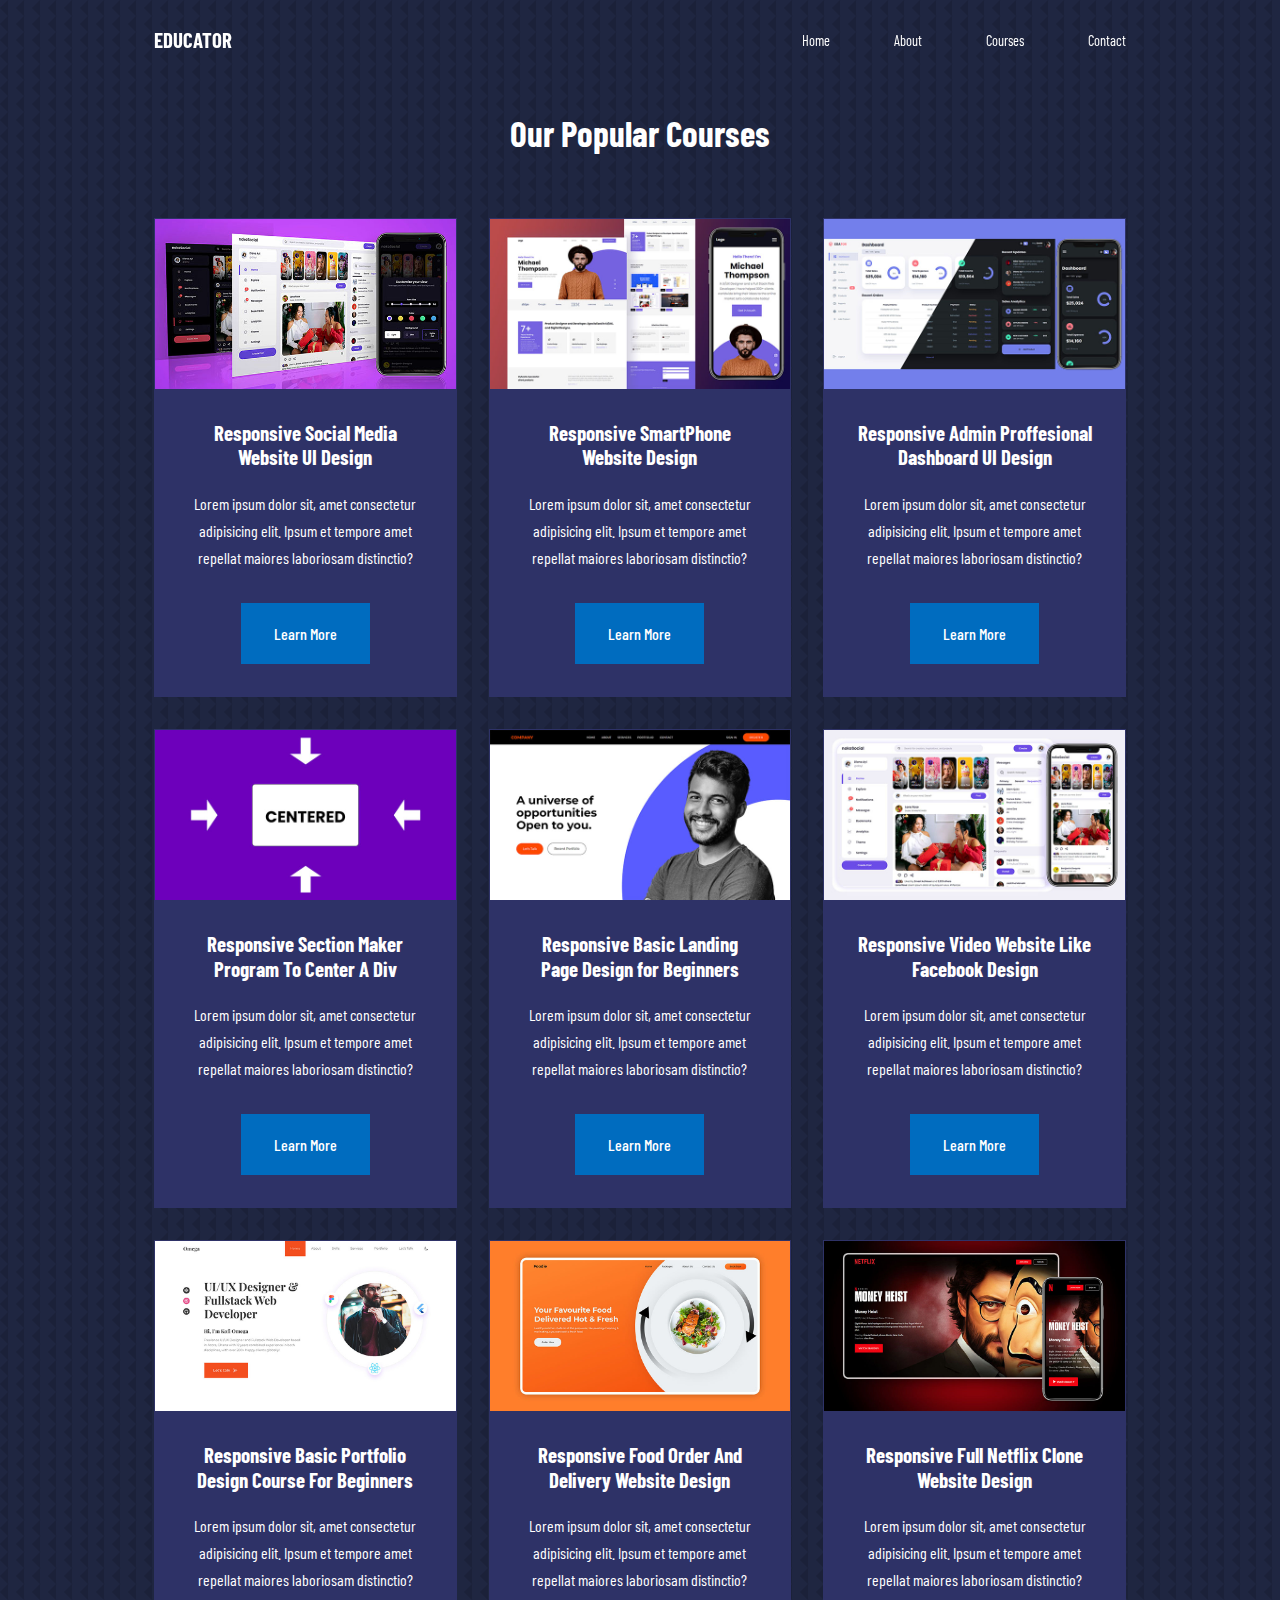
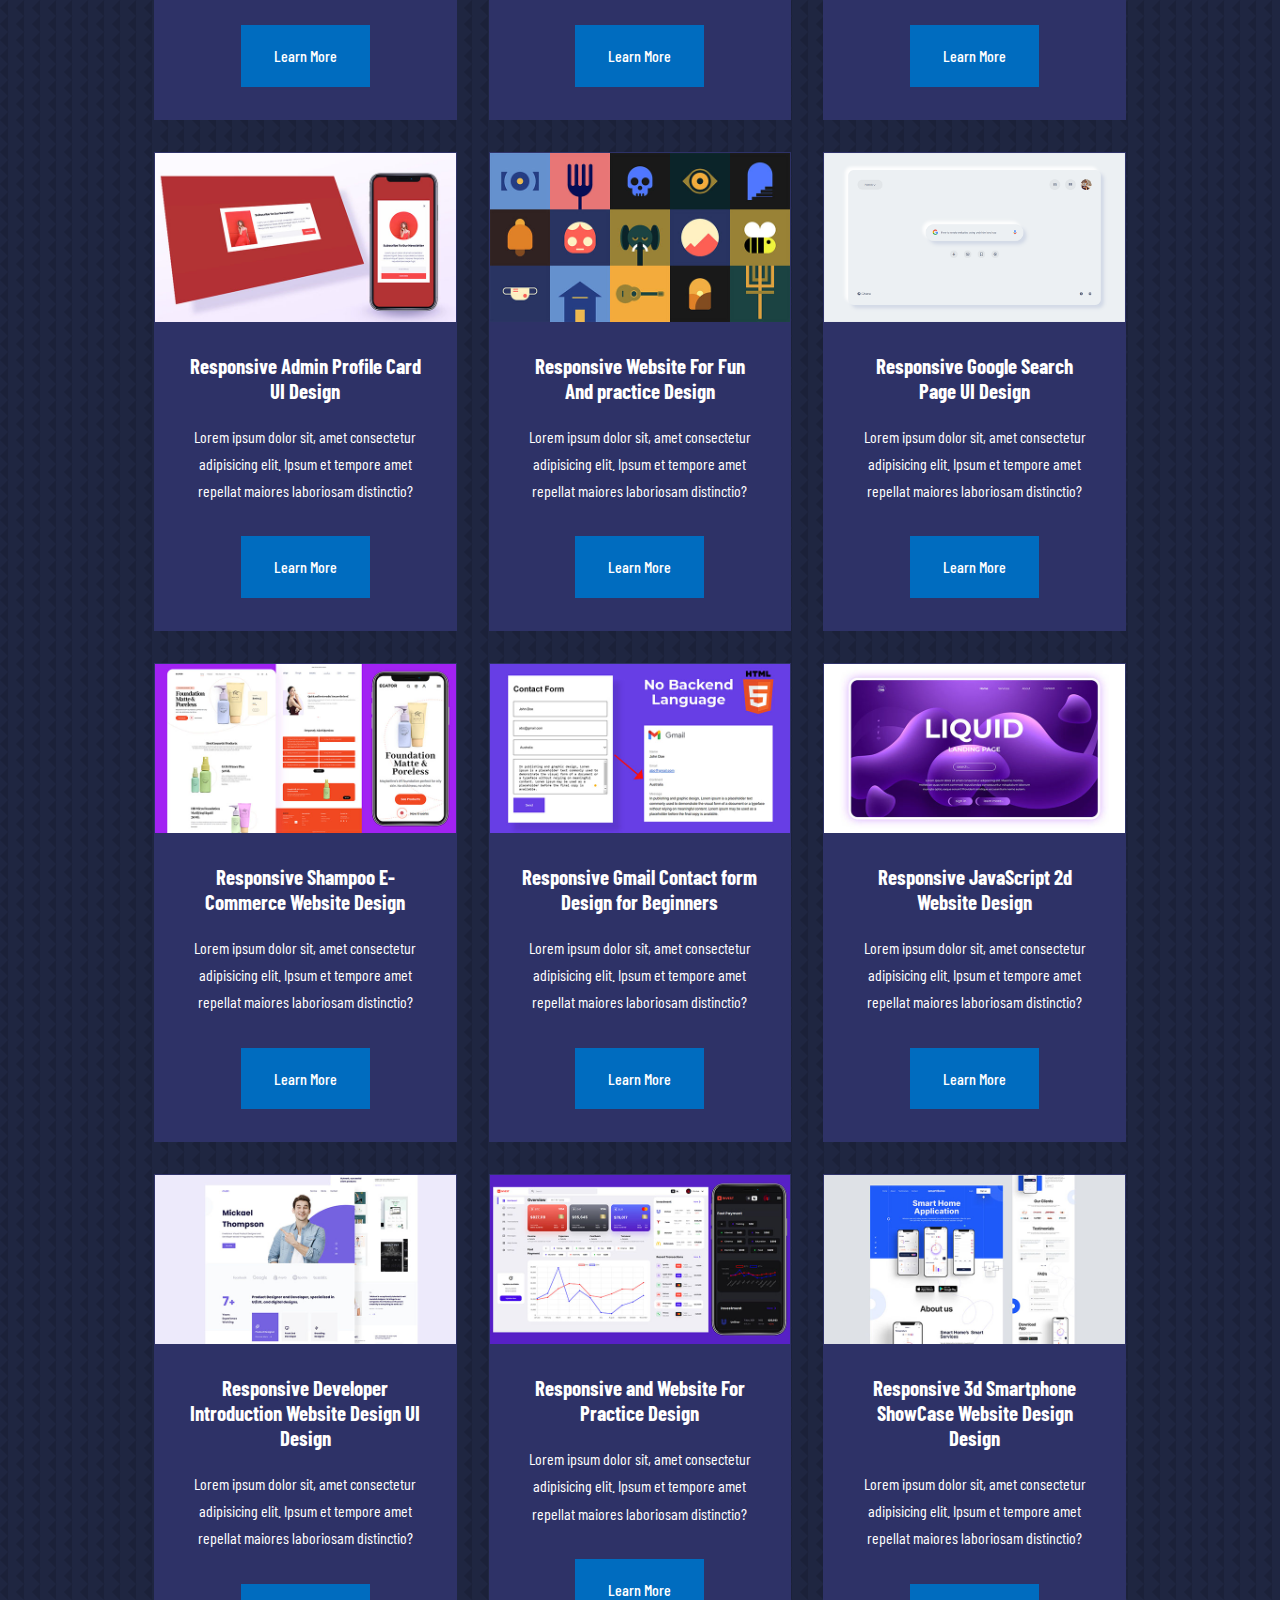
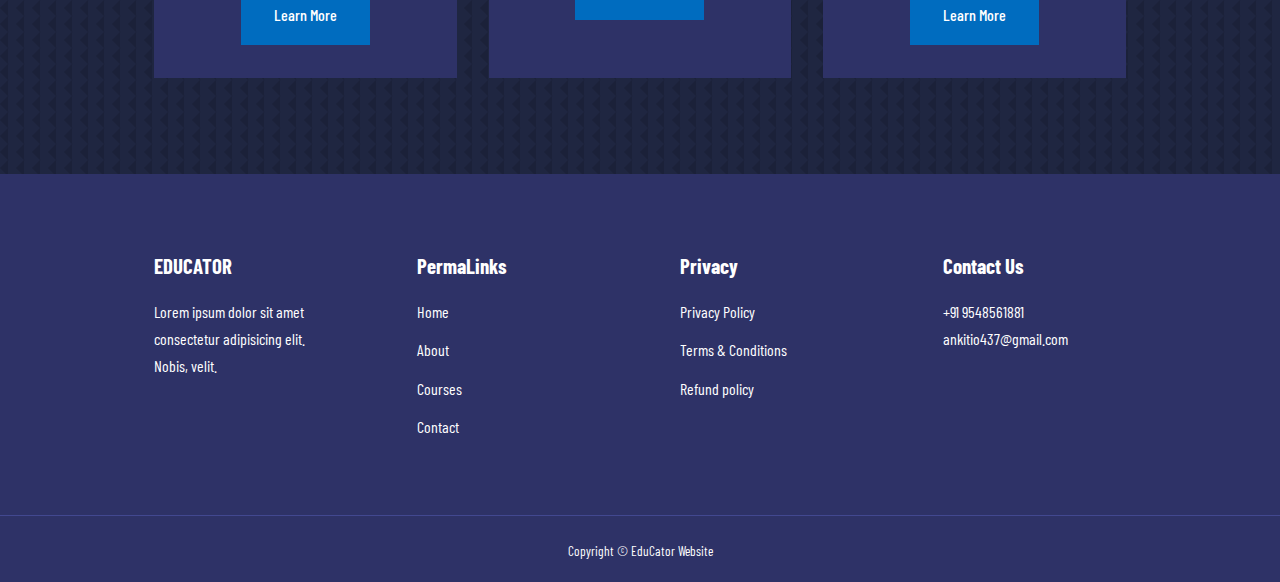
<file: courses.html>
<!DOCTYPE html>
<html lang="en">
  <head>
    <meta charset="UTF-8" />
    <meta http-equiv="X-UA-Compatible" content="ie=edge" />
    <meta name="viewport" content="width=device-width, initial-scale=1.0" />
    <link
      rel="apple-touch-icon"
      sizes="180x180"
      href="images/favicon/apple-touch-icon.png"
    />
    <link
      rel="icon"
      type="image/png"
      sizes="32x32"
      href="images/favicon/favicon-32x32.png"
    />
    <link
      rel="icon"
      type="image/png"
      sizes="16x16"
      href="images/favicon/favicon-16x16.png"
    />
    <link rel="manifest" href="images/favicon/site.webmanifest" />
    <link
      rel="mask-icon"
      href="images/favicon/safari-pinned-tab.svg"
      color="#5bbad5"
    />
    <meta name="msapplication-TileColor" content="#da532c" />
    <meta name="theme-color" content="#ffffff" />
    <title>Education Website</title>

    <link
      rel="stylesheet"
      href="https://unicons.iconscout.com/release/v4.0.8/css/line.css"
    />
    <link rel="preconnect" href="https://fonts.googleapis.com" />
    <link rel="preconnect" href="https://fonts.gstatic.com" crossorigin />
    <link
      href="https://fonts.googleapis.com/css2?family=Barlow+Condensed:ital,wght@0,300;0,400;0,600;0,700;0,900;1,500&display=swap"
      rel="stylesheet"
    />
    <link rel="stylesheet" href="css/style.css" />
    <style>
      body {
        background-image: url("images/bg-texture.png");
      }
      .courses {
        margin-top: 1rem;
      }
    </style>
  </head>
  <body>
    <nav>
      <div class="container nav__container">
        <a href="index.html"><h4>EDUCATOR</h4></a>
        <ul class="nav__menu">
          <li><a href="index.html">Home</a></li>
          <li><a href="about.html">About</a></li>
          <li><a href="courses.html">Courses</a></li>
          <li><a href="contact.html">Contact</a></li>
        </ul>
        <button id="open-menu-btn"><i class="uil uil-bars"></i></button>
        <button id="close-menu-btn"><i class="uil uil-times"></i></button>
      </div>
    </nav>
    <!------------------End of navbar---------------------->
    <section class="courses">
      <h2>Our Popular Courses</h2>
      <div class="container courses__container">
        <article class="course">
          <div class="course__image">
            <img src="images/course1.jpg" />
          </div>
          <div class="course__info">
            <h4>Responsive Social Media Website UI Design</h4>
            <p>
              Lorem ipsum dolor sit, amet consectetur adipisicing elit. Ipsum et
              tempore amet repellat maiores laboriosam distinctio?
            </p>
            <a href="courses.html" class="btn btn-primary">Learn More</a>
          </div>
        </article>

        <article class="course">
          <div class="course__image">
            <img src="images/course2.jpg" />
          </div>
          <div class="course__info">
            <h4>Responsive SmartPhone Website Design</h4>
            <p>
              Lorem ipsum dolor sit, amet consectetur adipisicing elit. Ipsum et
              tempore amet repellat maiores laboriosam distinctio?
            </p>
            <a href="courses.html" class="btn btn-primary">Learn More</a>
          </div>
        </article>

        <article class="course">
          <div class="course__image">
            <img src="images/course3.jpg" />
          </div>
          <div class="course__info">
            <h4>Responsive Admin Proffesional Dashboard UI Design</h4>
            <p>
              Lorem ipsum dolor sit, amet consectetur adipisicing elit. Ipsum et
              tempore amet repellat maiores laboriosam distinctio?
            </p>
            <a href="courses.html" class="btn btn-primary">Learn More</a>
          </div>
        </article>

        <article class="course">
          <div class="course__image">
            <img src="images/course4.jpg" />
          </div>
          <div class="course__info">
            <h4>Responsive Section Maker Program To Center A Div</h4>
            <p>
              Lorem ipsum dolor sit, amet consectetur adipisicing elit. Ipsum et
              tempore amet repellat maiores laboriosam distinctio?
            </p>
            <a href="courses.html" class="btn btn-primary">Learn More</a>
          </div>
        </article>

        <article class="course">
          <div class="course__image">
            <img src="images/course5.jpg" />
          </div>
          <div class="course__info">
            <h4>Responsive Basic Landing Page Design for Beginners</h4>
            <p>
              Lorem ipsum dolor sit, amet consectetur adipisicing elit. Ipsum et
              tempore amet repellat maiores laboriosam distinctio?
            </p>
            <a href="courses.html" class="btn btn-primary">Learn More</a>
          </div>
        </article>

        <article class="course">
          <div class="course__image">
            <img src="images/course6.jpg" />
          </div>
          <div class="course__info">
            <h4>Responsive Video Website Like Facebook Design</h4>
            <p>
              Lorem ipsum dolor sit, amet consectetur adipisicing elit. Ipsum et
              tempore amet repellat maiores laboriosam distinctio?
            </p>
            <a href="courses.html" class="btn btn-primary">Learn More</a>
          </div>
        </article>

        <article class="course">
          <div class="course__image">
            <img src="images/course7.jpg" />
          </div>
          <div class="course__info">
            <h4>Responsive Basic Portfolio Design Course For Beginners</h4>
            <p>
              Lorem ipsum dolor sit, amet consectetur adipisicing elit. Ipsum et
              tempore amet repellat maiores laboriosam distinctio?
            </p>
            <a href="courses.html" class="btn btn-primary">Learn More</a>
          </div>
        </article>

        <article class="course">
          <div class="course__image">
            <img src="images/course8.jpg" />
          </div>
          <div class="course__info">
            <h4>Responsive Food Order And Delivery Website Design</h4>
            <p>
              Lorem ipsum dolor sit, amet consectetur adipisicing elit. Ipsum et
              tempore amet repellat maiores laboriosam distinctio?
            </p>
            <a href="courses.html" class="btn btn-primary">Learn More</a>
          </div>
        </article>

        <article class="course">
          <div class="course__image">
            <img src="images/course9.jpg" />
          </div>
          <div class="course__info">
            <h4>Responsive Full Netflix Clone Website Design</h4>
            <p>
              Lorem ipsum dolor sit, amet consectetur adipisicing elit. Ipsum et
              tempore amet repellat maiores laboriosam distinctio?
            </p>
            <a href="courses.html" class="btn btn-primary">Learn More</a>
          </div>
        </article>

        <article class="course">
          <div class="course__image">
            <img src="images/course10.jpg" />
          </div>
          <div class="course__info">
            <h4>Responsive Admin Profile Card UI Design</h4>
            <p>
              Lorem ipsum dolor sit, amet consectetur adipisicing elit. Ipsum et
              tempore amet repellat maiores laboriosam distinctio?
            </p>
            <a href="courses.html" class="btn btn-primary">Learn More</a>
          </div>
        </article>

        <article class="course">
          <div class="course__image">
            <img src="images/course11.jpg" />
          </div>
          <div class="course__info">
            <h4>Responsive Website For Fun And practice Design</h4>
            <p>
              Lorem ipsum dolor sit, amet consectetur adipisicing elit. Ipsum et
              tempore amet repellat maiores laboriosam distinctio?
            </p>
            <a href="courses.html" class="btn btn-primary">Learn More</a>
          </div>
        </article>

        <article class="course">
          <div class="course__image">
            <img src="images/course12.jpg" />
          </div>
          <div class="course__info">
            <h4>Responsive Google Search Page UI Design</h4>
            <p>
              Lorem ipsum dolor sit, amet consectetur adipisicing elit. Ipsum et
              tempore amet repellat maiores laboriosam distinctio?
            </p>
            <a href="courses.html" class="btn btn-primary">Learn More</a>
          </div>
        </article>

        <article class="course">
          <div class="course__image">
            <img src="images/course13.jpg" />
          </div>
          <div class="course__info">
            <h4>Responsive Shampoo E-Commerce Website Design</h4>
            <p>
              Lorem ipsum dolor sit, amet consectetur adipisicing elit. Ipsum et
              tempore amet repellat maiores laboriosam distinctio?
            </p>
            <a href="courses.html" class="btn btn-primary">Learn More</a>
          </div>
        </article>

        <article class="course">
          <div class="course__image">
            <img src="images/course14.jpg" />
          </div>
          <div class="course__info">
            <h4>Responsive Gmail Contact form Design for Beginners</h4>
            <p>
              Lorem ipsum dolor sit, amet consectetur adipisicing elit. Ipsum et
              tempore amet repellat maiores laboriosam distinctio?
            </p>
            <a href="courses.html" class="btn btn-primary">Learn More</a>
          </div>
        </article>

        <article class="course">
          <div class="course__image">
            <img src="images/course15.jpg" />
          </div>
          <div class="course__info">
            <h4>Responsive JavaScript 2d Website Design</h4>
            <p>
              Lorem ipsum dolor sit, amet consectetur adipisicing elit. Ipsum et
              tempore amet repellat maiores laboriosam distinctio?
            </p>
            <a href="courses.html" class="btn btn-primary">Learn More</a>
          </div>
        </article>

        <article class="course">
          <div class="course__image">
            <img src="images/course16.jpg" />
          </div>
          <div class="course__info">
            <h4>Responsive Developer Introduction Website Design UI Design</h4>
            <p>
              Lorem ipsum dolor sit, amet consectetur adipisicing elit. Ipsum et
              tempore amet repellat maiores laboriosam distinctio?
            </p>
            <a href="courses.html" class="btn btn-primary">Learn More</a>
          </div>
        </article>

        <article class="course">
          <div class="course__image">
            <img src="images/course17.jpg" />
          </div>
          <div class="course__info">
            <h4>Responsive and Website For Practice Design</h4>
            <p>
              Lorem ipsum dolor sit, amet consectetur adipisicing elit. Ipsum et
              tempore amet repellat maiores laboriosam distinctio?
            </p>
            <a href="courses.html" class="btn btn-primary">Learn More</a>
          </div>
        </article>

        <article class="course">
          <div class="course__image">
            <img src="images/course18.jpg" />
          </div>
          <div class="course__info">
            <h4>Responsive 3d Smartphone ShowCase Website Design Design</h4>
            <p>
              Lorem ipsum dolor sit, amet consectetur adipisicing elit. Ipsum et
              tempore amet repellat maiores laboriosam distinctio?
            </p>
            <a href="courses.html" class="btn btn-primary">Learn More</a>
          </div>
        </article>
      </div>
    </section>
    <!--========================End of Courses ==========================-->

    <footer class="footer">
      <div class="container footer__container">
        <div class="footer__1">
          <a href="index.html" class="footer__logo"><h4>EDUCATOR</h4></a>
          <p>
            Lorem ipsum dolor sit amet consectetur adipisicing elit. Nobis,
            velit.
          </p>
        </div>

        <div class="footer__2">
          <h4>PermaLinks</h4>
          <ul class="permalinks">
            <li><a href="index.html">Home</a></li>
            <li><a href="about.html">About</a></li>
            <li><a href="courses.html">Courses</a></li>
            <li><a href="contact.html">Contact</a></li>
          </ul>
        </div>

        <div class="footer__3">
          <h4>Privacy</h4>
          <ul class="privacy">
            <li><a href="#">Privacy Policy</a></li>
            <li><a href="#">Terms & Conditions</a></li>
            <li><a href="#">Refund policy</a></li>
          </ul>
        </div>

        <div class="footer__4">
          <h4>Contact Us</h4>
          <div>
            <p>+91 9548561881</p>
            <p>ankitio437@gmail.com</p>
          </div>

          <ul class="footer__socials">
            <li>
              <a href="#"><i class="uil uil-facebook"></i></a>
            </li>
            <li>
              <a href="#"><i class="uil uil-instagram"></i></a>
            </li>
            <li>
              <a href="#"><i class="uil uil-twitter"></i></a>
            </li>
            <li>
              <a href="#"><i class="uil uil-linkedin"></i></a>
            </li>
          </ul>
        </div>
      </div>
      <div class="footer__copyright">
        <small>Copyright &copy; EduCator Website</small>
      </div>
    </footer>
    <!--========================End of Footer ==========================-->

    <script src="main.js"></script>
  </body>
</html>
</file>
<file: css/style.css>
* {
  margin: 0;
  padding: 0;
  border: 0;
  outline: 0;
  text-decoration: none;
  list-style: none;
  box-sizing: border-box;
}

:root {
  --color-primary: #6c63ff;
  --color-success: #00bf8e;
  --color-success: #f7c94b;
  --color-warning: #f75482;
  --color-danger: #006cbf;
  --color-danger-varient: rgba(247, 88, 66, 0.4);
  --color-white: #fff;
  --color-light: rgba(255, 255, 255, 0.7);
  --color-black: #000;
  --color-bg: #1f2641;
  --color-bg1: #2e3267;
  --color-bg2: #424890;

  --container-width-lg: 76%;
  --container-width-md: 90%;
  --container-width-sm: 94%;

  --transition: all 400ms ease;
}

body {
  font-family: "Barlow Condensed", sans-serif;
  line-height: 1.7;
  color: var(--color-white);
  background: var(--color-bg);
}

.container {
  width: var(--container-width-lg);
  margin: 0 auto;
}

section {
  padding: 6rem 0;
}

section h2 {
  text-align: center;
  margin-bottom: 4rem;
}

h1,
h2,
h3,
h4,
h5 {
  line-height: 1.2;
}

h1 {
  font-size: 2.4rem;
}

h2 {
  font-size: 2.2rem;
}

h3 {
  font-size: 1.6rem;
}

h4 {
  font-size: 1.3rem;
}

a {
  color: var(--color-white);
}

img {
  width: 100%;
  display: block;
  object-fit: cover;
}

.btn {
  display: inline-block;
  background: var(--color-white);
  color: var(--color-black);
  padding: 1rem 2rem;
  border: 1px solid transparent;
  font-weight: 500;
  transition: var(--transition);
}

.btn:hover {
  background: transparent;
  color: var(--color-white);
  border-color: var(--color-white);
}

.btn-primary {
  background: var(--color-danger);
  color: var(--color-white);
}

/*======================== Navbar============================*/

nav {
  background: transparent;
  width: 100vw;
  height: 5rem;
  position: fixed;
  top: 0;
  z-index: 11;
}
/* Changinh Navbar style on scroll using js*/
.window-scroll {
  background: var(--color-danger);
  box-shadow: 0 1rem 2rem rgba(0, 0, 0, 0.2);
}
.nav__container {
  height: 5rem;
  display: flex;
  justify-content: space-between;
  align-items: center;
}

nav button {
  display: none;
}

.nav__menu {
  display: flex;
  align-items: center;
  gap: 4rem;
}

.nav__menu a {
  font-size: 0.9rem;
  transition: var(--transition);
}

.nav__menu a:hover {
  color: var(--color-bg2);
}

/*======================== Header ============================*/

header {
  position: relative;
  top: 5rem;
  overflow: hidden;
  height: 70vh;
  margin-bottom: 5rem;
}
.header__container {
  display: grid;
  grid-template-columns: 1fr 1fr;
  align-items: center;
  gap: 5rem;
  height: 100%;
}

.header__left p {
  margin: 1rem 0 2.4rem;
}

/*======================== Categories ============================*/

.categories {
  background: var(--color-bg1);
  height: 32rem;
}

.categories h1 {
  line-height: 1;
  margin-bottom: 3rem;
}

.categories__container {
  display: grid;
  grid-template-columns: 40% 50%;
}

.categories__left {
  margin-right: 2rem;
  padding-left: 9rem;
}

.categories__left p {
  margin: 1rem 0 3rem;
}

.categories__right {
  display: grid;
  grid-template-columns: repeat(3, 1fr);
  gap: 1.2rem;
}

.category {
  background: var(--color-bg2);
  padding: 2rem;
  border-radius: 2rem;
  transition: var(--transition);
}

.category:hover {
  box-shadow: 0 3rem 3rem rgba(0, 0, 0, 0.3);
  z-index: 1;
}

.category:nth-child(2) .category__icon {
  background: var(--color-danger);
}

.category:nth-child(3) .category__icon {
  background: var(--color-success);
}

.category:nth-child(4) .category__icon {
  background: var(--color-warning);
}

.category:nth-child(5) .category__icon {
  background: var(--color-success);
}

.category__icon {
  background: var(--color-primary);
  padding: 0.7rem;
  border-radius: 0.9rem;
}

.category h5 {
  margin: 2rem 0 1rem;
}

.category p {
  font-size: 1rem;
}

/* =========================Popular Courses =========================== */

.courses {
  margin-top: 10rem;
}

.courses__container {
  display: grid;
  grid-template-columns: 3fr 3fr 3fr;
  gap: 2rem;
  /* justify-content: space-evenly;
  justify-items: stretch;
  flex-wrap: nowrap;*/
}

.course {
  background: var(--color-bg1);
  text-align: center;
  border: 1px solid transparent;
  transition: var(--transition);
}

.course:hover {
  background: transparent;
  border-color: var(--color-primary);
}

.course__info {
  padding: 2rem;
}

.course__info p {
  margin: 1.2rem 0 2rem;
  font-size: 1rem;
}

/* ========================= FAQ =========================== */

.faqs {
  background: var(--color-bg1);
  box-shadow: inset 0 0 3rem rgba(0, 0, 0, 0.5);
}

.faqs__container {
  display: grid;
  grid-template-columns: 1fr 1fr;
  gap: 1rem;
}

.faq {
  padding: 2rem;
  display: flex;
  align-items: center;
  gap: 1.4rem;
  height: fit-content;
  background: var(--color-primary);
  cursor: pointer;
}

.faq h4 {
  font-size: 1rem;
  line-height: 2.2;
}

.faq__icon {
  align-self: flex-start;
  font-size: 1.2rem;
}

.faq p {
  margin-top: 1rem;
  display: none;
}

.faq.open p {
  display: block;
}

/* ========================= Testimonials =========================== */

.testimonials__container {
  overflow-x: hidden;
  position: relative;
  margin-bottom: 5rem;
}

.testimonial {
  padding-top: 2rem;
}

.avatar {
  width: 6rem;
  height: 6rem;
  border-radius: 50%;
  overflow: hidden;
  margin: 0 auto 1rem;
  border: 1rem solid var(--color-bg1);
}

.testimonial__info {
  text-align: center;
}

.testimonial__body {
  background: var(--color-primary);
  padding: 2rem;
  margin-top: 3rem;
}

/* .testimonial__body::before {
  content: "";
  display: block;
  background: linear-gradient(
    135deg,
    transparent,
    var(--color-primary),
    var(--color-primary),
    var(--color-primary)
  );
  width: 3rem;
  height: 3rem;
  position: absolute;
  left: 50%;
  top: -1.5rem;
  transform: rotate(45deg);
} */

/* ================== Footer ================ */
footer {
  background: var(--color-bg1);
  padding-top: 5rem;
  font-size: 1rem;
}

.footer__container {
  display: grid;
  grid-template-columns: 4fr 4fr 4fr 4fr;
  gap: 5rem;
}

.footer__container > div h4 {
  margin-bottom: 1.2rem;
}

.footer__1 p {
  margin: 0 0 2rem;
}

footer ul li {
  margin-bottom: 0.7rem;
}
footer ul li a:hover {
  text-decoration: underline;
}

.footer__socials {
  display: flex;
  gap: 1rem;
  font-size: 1.2rem;
  margin-top: 2rem;
}

.footer__copyright {
  text-align: center;
  margin-top: 4rem;
  padding: 1.2rem 0;
  border-top: 1px solid var(--color-bg2);
}

/* ====================== Media Queries(Tablet) ======================= */

@media screen and (max-width: 1024px) {
  .container {
    width: var(--container-width-md);
  }

  h1 {
    font-size: 2.2rem;
  }

  h2 {
    font-size: 1.7rem;
  }

  h3 {
    font-size: 1.4rem;
  }

  h4 {
    font-size: 1.2rem;
  }
  /* ================== Navbar ================== */
  nav button {
    display: inline-block;
    background: transparent;
    font-size: 1.8rem;
    color: var(--color-white);
    cursor: pointer;
  }

  nav button#close-menu-btn {
    display: none;
  }

  .nav__menu {
    position: fixed;
    top: 5rem;
    right: 5%;
    height: fit-content;
    width: 18rem;
    flex-direction: column;
    gap: 0;
    display: none;
  }

  .nav__menu li {
    width: 100%;
    height: 5.8rem;
    animation: animateNavItems 400ms linear forwards;
    transform-origin: top right;
    opacity: 0;
  }

  .nav__menu li:nth-child(2) {
    animation-delay: 200ms;
  }
  .nav__menu li:nth-child(3) {
    animation-delay: 400ms;
  }
  .nav__menu li:nth-child(4) {
    animation-delay: 600ms;
  }

  @keyframes animateNavItems {
    0% {
      transform: rotateZ(-90deg) rotateX(90deg) scale(0.1);
    }
    100% {
      transform: rotateZ(0) rotateX(0) scale(1);
      opacity: 1;
    }
  }

  .nav__menu li a {
    background: var(--color-primary);
    box-shadow: -4rem 6rem 10rem rgba(0, 0, 0, 0.6);
    width: 100%;
    height: 100%;
    display: grid;
    place-items: center;
  }

  .nav__menu li a:hover {
    background: var(--color-bg2);
    color: var(--color-white);
  }
  /* ===================== Header ========================= */
  header {
    height: 52vh;
    margin-bottom: 4rem;
  }

  .header__container {
    gap: 0;
    padding-bottom: 3rem;
  }

  /* ===================== Categories ========================= */

  .categories {
    height: auto;
  }

  .categories__container {
    grid-template-columns: 1fr;
    gap: 3rem;
  }

  .categories__left {
    margin-right: 0;
  }
  /* ===================== Popular courses ========================= */

  .courses {
    margin-top: 0;
  }

  .courses__container {
    grid-template-columns: 1fr 1fr;
  }

  /* ===================== Faq ========================= */
  .faqs__container {
    grid-template-columns: 1fr;
  }
  .faq {
    pad: 1.5rem;
  }

  /* ===================== Footer ========================= */
  .footer__container {
    grid-template-columns: 1fr 1fr;
  }
}
/* ===================== Media Queries for phone ========================= */

@media screen and (max-width: 600px) {
  .container {
    width: var(--container-width-sm);
  }

  /* ===================== Navbar ========================= */
  .nav__menu {
    right: 3%;
  }

  /* ===================== Header ========================= */
  header {
    height: 100dvh;
  }

  .header__container {
    grid-template-columns: 1fr;
    text-align: center;
    margin-top: 0;
  }

  .header__left p {
    margin-bottom: 1.3rem;
  }

  /* ===================== Categories ========================= */
  .categories__right {
    grid-template-columns: 1fr 1fr;
    gap: 0.7rem;
  }

  .category {
    padding: 1rem;
    border-radius: 1rem;
  }

  .category__icon {
    margin-top: 4px;
    display: inline-block;
  }

  /* ===================== Popular Courses ========================= */
  .courses__container {
    grid-template-columns: 1fr;
  }

  /* ===================== Testimonials ========================= */
  .testimonial__body {
    padding: 1.2rem;
  }

  /* ===================== Footer ========================= */
  .footer__container {
    grid-template-columns: 1fr;
    text-align: center;
    gap: 2rem;
  }

  .footer__1 p {
    margin: 1rem auto;
  }
  .footer__socials {
    justify-content: center;
  }
}
</file>
<file: css/about.css>
/* ======================== Achievements ====================== */
.about__achievements {
  margin-top: 3rem;
}

.about__achievements-container {
  display: grid;
  grid-template-columns: 40% 60%;
  gap: 5rem;
}

.about__achievements__right > p {
  margin: 1.6rem 0 2.5rem;
}

.achievements__cards {
  display: grid;
  grid-template-columns: 1fr 1fr 1fr;
  gap: 1.5rem;
}

.achievement__card {
  background: var(--color-bg1);
  padding: 1.6rem;
  border-radius: 1rem;
  text-align: center;
}

.achievement__card:hover {
  background: var(--color-bg2);
  box-shadow: 0 3rem 3rem rgba(0, 0, 0, 0.3);
}

.achievement__icon {
  background: var(--color-danger);
  padding: 0.6rem;
  border-radius: 1rem;
  display: inline-block;
  margin-bottom: 2rem;
  font-size: 2rem;
}

.achievement__card:nth-child(2) .achievement__icon {
  background: var(--color-success);
}

.achievement__card:nth-child(3) .achievement__icon {
  background: var(--color-primary);
}

.achievement__card p {
  margin-top: 1rem;
}

/* ======================== Team Members ====================== */

.team {
  background: var(--color-bg1);
  box-shadow: inset 0 0 3rem rgba(0, 0, 0, 0.5);
}

.team__container {
  display: grid;
  grid-template-columns: 1fr 1fr 1fr 1fr;
  gap: 2rem;
}

.team__member {
  background: var(--color-bg2);
  pad: 2rem;
  border: 1px solid transparent;
  transition: var(--transition);
  position: relative;
}

.team__member:hover {
  background: transparent;
  border-color: var(--color-primary);
}

.team__member-image img {
  filter: saturate(0);
}

.team__member:hover img {
  filter: saturate(1);
}

.team__member-info * {
  text-align: center;
  margin-top: 1.4rem;
}

.team__member-info p {
  color: var(--color-light);
}

.team__member-socials {
  position: absolute;
  top: 50%;
  transform: translateY(-50%);
  right: 0;
  display: flex;
  flex-direction: column;
  background: var(--color-primary);
  border-radius: 1rem 0 0 1rem;
  box-shadow: -2rem 0 2rem rgba(0, 0, 0, 0.3);
  transition: var(--transition);
}

/* .team__member:hover .team__member-socials {
  right: 0;
} */

.team__member-socials a {
  padding: 1rem;
}
/* ======================== Mediaqueries Tablets ====================== */

@media screen and (max-width: 1024px) {
  .about__achievements {
    margin-top: 2rem;
  }

  .about__achievements-container {
    grid-template-columns: 1fr;
    gap: 4rem;
  }

  .about__achievements-left {
    width: 80%;
    margin: 0 auto;
  }

  .team__container {
    grid-template-columns: 1fr 1fr 1fr;
    gap: 1.5rem;
  }

  .team__member {
    padding: 1rem;
  }
}

/* ======================== Mediaqueries Phones ====================== */

@media screen and (max-width: 600px) {
  .achievements__cards {
    grid-template-columns: 1fr 1fr;
    gap: 0.7rem;
  }

  .team__container {
    grid-template-columns: 1fr 1fr;
    gap: 0.7rem;
  }

  .team__member {
    padding: 0;
  }

  .team__member p {
    margin-bottom: 1.5rem;
  }
}
</file>
<file: css/contact.css>
.contact__container {
  background: var(--color-bg1);
  padding: 4rem;
  display: grid;
  grid-template-columns: 40% 60%;
  gap: 4rem;
  height: 30rem;
  margin: 7rem auto;
  border-radius: 1rem;
}
/* ==================== Aside ====================== */

.contact__aside {
  background: var(--color-primary);
  padding: 3rem;
  border-radius: 1rem;
  position: relative;
  bottom: 10rem;
}

.aside__image {
  width: 12rem;
  margin-bottom: 2rem;
}
.contact__aside h2 {
  text-align: left;
  margin-bottom: 1rem;
}

.contact__aside p {
  font-size: 0.9rem;
  margin-bottom: 2rem;
}

.contact__details li {
  display: grid;
  gap: 1rem;
  align-items: center;
  margin-bottom: 1rem;
}

.contact__socials {
  display: flex;
  gap: 0.8rem;
  margin-top: 3rem;
}

.contact__socials a {
  background: var(--color-bg2);
  padding: 0.5rem;
  border-radius: 50%;
  font-size: 0.9rem;
  transition: var(--transition);
}

.contact__socials a:hover {
  background: transparent;
}

/* =================== Form ======================= */

.contact__form {
  display: flex;
  flex-direction: column;
  gap: 1.2rem;
  margin-right: 4rem;
}

.form__name {
  display: flex;
  grid: 1.2rem;
}

.contact__form input[type="text"] {
  width: 50%;
}

input,
textarea {
  width: 100%;
  padding: 1rem;
  background: var(--color-bg);
  color: var(--color-white);
}

.contact__form .btn {
  width: max-content;
  margin-top: 1rem;
  cursor: pointer;
}
/* =================== MediaQueries Tablet ======================= */
@media screen and (max-width: 1024px) {
    .contact {
        padding-bottom: 0;
    }

    .contact__container {
        gap: 1.5rem;
        margin-top: 3rem;
        height: auto;
        padding: 1.5rem;
    }

    .contact__aside {
        width: auto;
        padding: 1.5rem;
        bottom: 0;
    }

    .contact__form {
        align-self: center;
        margin-right: 1.5rem;
    }
}

/* =================== MediaQueries Phones ======================= */
@media screen and (max-width: 600px) {
    .contact__container {
        grid-template-columns: 1fr;
        gap: 3rem;
        margin-top: 0;
        padding: 0;
    }

    .contact__form {
        margin: 0 1.5rem 3rem;
    }

    .form__name {
        flex-direction: column;
    }
    .form__name input[type="text"] {
        width: 100%;
    }
}
</file>
